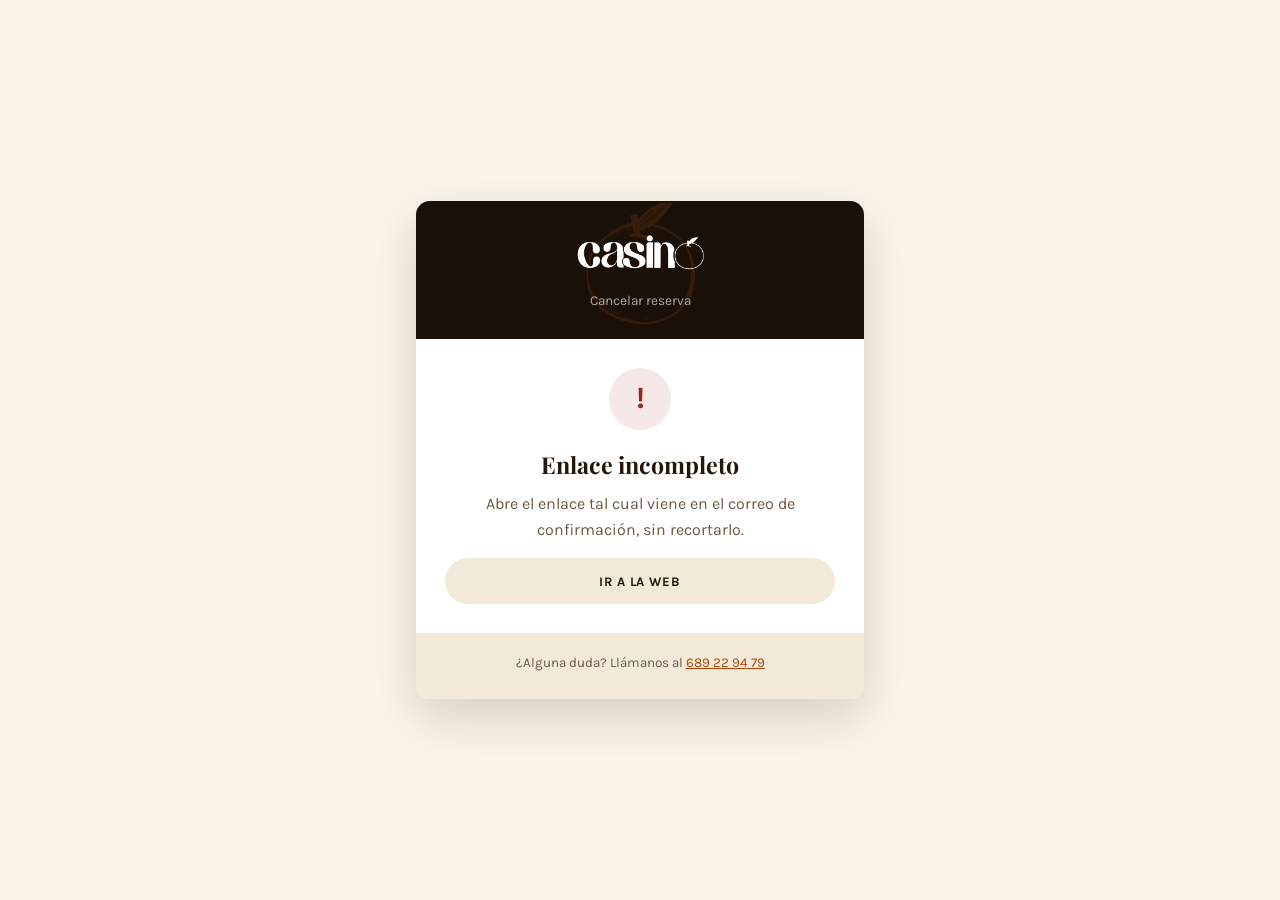
<file: cancelar.html>
<!DOCTYPE html>
<html lang="es">
<head>
  <meta charset="UTF-8" />
  <meta name="viewport" content="width=device-width, initial-scale=1.0, viewport-fit=cover" />

  <title>Cancelar reserva · El Casino Vila-real</title>
  <meta name="robots" content="noindex, nofollow" />
  <meta name="referrer" content="no-referrer" />
  <meta name="theme-color" content="#1a1008" />

  <link rel="icon" href="assets/logo/logo-instagram.jpg" type="image/jpeg" />
  <link rel="preconnect" href="https://fonts.googleapis.com" />
  <link rel="preconnect" href="https://fonts.gstatic.com" crossorigin />
  <link href="https://fonts.googleapis.com/css2?family=Karla:wght@400;500;600;700&family=Playfair+Display:wght@400;500;600&display=swap" rel="stylesheet" />

  <style>
    :root {
      --espresso: #1a1008; --cream: #faf4e9; --cream-2: #f3e9d8;
      --ink: #241608; --ink-soft: #6b5844; --border: #e3d5c0;
      --accent-ink: #a8480c;
      --ok: #1f7a44; --mal: #96271e;
      --serif: "Playfair Display", Georgia, serif;
      --sans: "Karla", system-ui, -apple-system, "Segoe UI", sans-serif;
      --ease: cubic-bezier(.22, 1, .36, 1);
    }
    *, *::before, *::after { box-sizing: border-box; }
    body {
      margin: 0; min-height: 100dvh; display: grid; place-items: center;
      padding: 1.5rem; background: var(--cream); color: var(--ink);
      font-family: var(--sans); font-size: 16px; line-height: 1.6;
      -webkit-font-smoothing: antialiased;
    }
    button { font: inherit; cursor: pointer; border: 0; }
    :focus-visible { outline: 2px solid var(--accent-ink); outline-offset: 2px; border-radius: 4px; }

    .caja {
      width: min(28rem, 100%); background: #fff; border-radius: 14px;
      box-shadow: 0 18px 50px rgba(26, 16, 8, .16); overflow: hidden;
    }
    .cab {
      background: var(--espresso); padding: 2rem 1.8rem 1.7rem;
      text-align: center; position: relative; overflow: hidden;
    }
    .cab__naranja {
      position: absolute; top: 50%; left: 50%; width: 200px; opacity: .16;
      transform: translate(-50%, -50%); pointer-events: none;
    }
    .cab img.logo { position: relative; height: 40px; margin-bottom: .6rem; }
    .cab p { position: relative; margin: 0; font-size: .85rem; color: rgba(250, 244, 233, .68); }

    .cuerpo { padding: 1.8rem; }
    h1 { font-family: var(--serif); font-size: 1.45rem; margin: 0 0 .5rem; }
    p { margin: 0 0 1rem; color: var(--ink-soft); }
    p:last-child { margin-bottom: 0; }

    .datos {
      background: var(--cream-2); border-radius: 10px;
      padding: .9rem 1.1rem; margin: 1.2rem 0; display: grid; gap: .35rem;
    }
    .datos div { display: flex; justify-content: space-between; gap: 1rem; font-size: .93rem; }
    .datos .k { color: var(--ink-soft); }
    .datos .v { font-weight: 700; text-align: right; }

    .btn {
      display: block; width: 100%; border-radius: 999px;
      padding: .95em 1.4em; font-weight: 700; font-size: .82rem;
      letter-spacing: .07em; text-transform: uppercase; text-align: center;
      text-decoration: none; transition: background .25s var(--ease), transform .25s var(--ease);
    }
    .btn--mal { background: var(--mal); color: #fff; }
    .btn--mal:hover:not(:disabled) { background: #7d1f18; transform: translateY(-1px); }
    .btn--gris { background: var(--cream-2); color: var(--ink); margin-top: .6rem; }
    .btn--gris:hover { background: var(--border); }
    .btn:disabled { opacity: .55; cursor: not-allowed; }

    .icono {
      width: 62px; height: 62px; margin: 0 auto 1rem; border-radius: 999px;
      display: grid; place-items: center; font-size: 1.9rem; font-weight: 700;
    }
    .icono--ok  { background: rgba(34, 139, 76, .13); color: var(--ok); }
    .icono--mal { background: rgba(176, 52, 42, .11); color: var(--mal); }
    .centro { text-align: center; }

    .spin {
      width: 32px; height: 32px; margin: 1.5rem auto;
      border: 3px solid var(--border); border-top-color: var(--accent-ink);
      border-radius: 50%; animation: gira .8s linear infinite;
    }
    @keyframes gira { to { transform: rotate(360deg); } }
    @media (prefers-reduced-motion: reduce) { .spin { animation-duration: 2.5s; } }

    .pie { padding: 1.2rem 1.8rem 1.6rem; background: var(--cream-2);
           text-align: center; font-size: .84rem; color: var(--ink-soft); }
    .pie a { color: var(--accent-ink); }
  </style>
</head>

<body>
  <main class="caja">
    <div class="cab">
      <img class="cab__naranja" src="assets/logo/naranja-marca.png" alt="" aria-hidden="true" />
      <img class="logo" src="assets/logo/logo-casino.png" alt="El Casino Vila-real" />
      <p>Cancelar reserva</p>
    </div>

    <div class="cuerpo" id="cuerpo" aria-live="polite">
      <div class="spin" role="status" aria-label="Cargando"></div>
    </div>

    <div class="pie">
      ¿Alguna duda? Llámanos al <a href="tel:+34689229479">689 22 94 79</a>
    </div>
  </main>

  <script>
  (function () {
    'use strict';

    var CFG = {
      url:     'https://zdxcwrwqlrvmsokzoocp.supabase.co',
      anonKey: 'sb_publishable_rpMkEygmQYuVE8QcgON7_g_Yv_JE3kJ'
    };

    var MESES = ['enero', 'febrero', 'marzo', 'abril', 'mayo', 'junio', 'julio',
                 'agosto', 'septiembre', 'octubre', 'noviembre', 'diciembre'];
    var DIAS = ['domingo', 'lunes', 'martes', 'miércoles', 'jueves', 'viernes', 'sábado'];

    var $cuerpo = document.getElementById('cuerpo');
    var params  = new URLSearchParams(location.search);
    var id = params.get('id') || '';
    var t  = params.get('t')  || '';

    function esc(x) {
      return String(x == null ? '' : x)
        .replace(/&/g, '&amp;').replace(/</g, '&lt;').replace(/>/g, '&gt;')
        .replace(/"/g, '&quot;').replace(/'/g, '&#39;');
    }

    function textoFecha(iso) {
      var p = iso.split('-');
      var f = new Date(+p[0], +p[1] - 1, +p[2]);
      return DIAS[f.getDay()] + ', ' + f.getDate() + ' de ' + MESES[f.getMonth()] + ' de ' + f.getFullYear();
    }

    function rpc(nombre, cuerpo) {
      return fetch(CFG.url + '/rest/v1/rpc/' + nombre, {
        method: 'POST',
        headers: {
          'apikey': CFG.anonKey,
          'Authorization': 'Bearer ' + CFG.anonKey,
          'Content-Type': 'application/json'
        },
        body: JSON.stringify(cuerpo)
      }).then(function (r) {
        if (!r.ok) throw new Error('HTTP ' + r.status);
        return r.json();
      });
    }

    function tablaDatos(d) {
      return '<div class="datos">' +
        '<div><span class="k">Día</span><span class="v">' + esc(textoFecha(d.fecha)) + '</span></div>' +
        '<div><span class="k">Hora</span><span class="v">' + esc(d.hora) + '</span></div>' +
        '<div><span class="k">Personas</span><span class="v">' + esc(d.personas) + '</span></div>' +
        '<div><span class="k">A nombre de</span><span class="v">' + esc(d.nombre) + '</span></div>' +
        '</div>';
    }

    function fallo(titulo, texto) {
      $cuerpo.innerHTML =
        '<div class="centro"><div class="icono icono--mal" aria-hidden="true">!</div>' +
        '<h1>' + esc(titulo) + '</h1><p>' + esc(texto) + '</p>' +
        '<a class="btn btn--gris" href="index.html">Ir a la web</a></div>';
    }

    function yaCancelada(d) {
      $cuerpo.innerHTML =
        '<div class="centro"><div class="icono icono--ok" aria-hidden="true">✓</div>' +
        '<h1>Reserva cancelada</h1>' +
        '<p>Esta reserva ya estaba anulada. No tienes que hacer nada más.</p></div>' +
        tablaDatos(d) +
        '<a class="btn btn--gris" href="index.html">Volver a la web</a>';
    }

    function hecho(d) {
      $cuerpo.innerHTML =
        '<div class="centro"><div class="icono icono--ok" aria-hidden="true">✓</div>' +
        '<h1>Reserva cancelada</h1>' +
        '<p>Gracias por avisar: la mesa vuelve a quedar libre. ' +
        'Te llegará la confirmación por correo.</p></div>' +
        tablaDatos(d) +
        '<a class="btn btn--gris" href="index.html">Volver a la web</a>';
    }

    function preguntar(d) {
      $cuerpo.innerHTML =
        '<h1>¿Cancelas esta reserva?</h1>' +
        '<p>La mesa quedará libre para otros clientes. Si has abierto el enlace por error, ' +
        'cierra esta página sin pulsar nada.</p>' +
        tablaDatos(d) +
        '<div id="err"></div>' +
        '<button type="button" class="btn btn--mal" id="btnSi">Sí, cancelar la reserva</button>' +
        '<a class="btn btn--gris" href="index.html">No, mantenerla</a>';

      document.getElementById('btnSi').addEventListener('click', function () {
        var b = this;
        b.disabled = true; b.textContent = 'Cancelando…';
        rpc('cancelar_reserva', { p_id: id, p_token: t })
          .then(function (res) {
            if (res && res.ok) {
              if (res.ya_estaba) { yaCancelada(res); } else { hecho(res); }
              return;
            }
            if (res && res.error === 'ya_pasada') {
              fallo('Esa fecha ya ha pasado',
                    'No hace falta cancelarla. Si necesitas algo, llámanos.');
              return;
            }
            fallo('No hemos podido cancelarla',
                  'Inténtalo de nuevo o llámanos por teléfono y lo hacemos nosotros.');
          })
          .catch(function () {
            b.disabled = false; b.textContent = 'Sí, cancelar la reserva';
            document.getElementById('err').innerHTML =
              '<p style="color:#96271e">No hemos podido conectar. Revisa tu conexión.</p>';
          });
      });
    }

    /* ---------- arranque ----------
       Al abrir solo se consulta. Cancelar exige pulsar el botón: los antivirus
       y algunos gestores de correo visitan los enlaces por su cuenta, y eso
       anularía reservas que nadie quiso anular. */
    if (!id || !t) {
      fallo('Enlace incompleto',
            'Abre el enlace tal cual viene en el correo de confirmación, sin recortarlo.');
      return;
    }

    rpc('ver_reserva', { p_id: id, p_token: t })
      .then(function (d) {
        if (!d || !d.ok) {
          fallo('No encontramos esa reserva',
                'Puede que el enlace esté incompleto o que la reserva ya no exista. Llámanos y lo miramos.');
          return;
        }
        if (d.estado === 'cancelada') { yaCancelada(d); return; }
        if (d.pasada) {
          fallo('Esa fecha ya ha pasado', 'No hace falta cancelar nada.');
          return;
        }
        preguntar(d);
      })
      .catch(function () {
        fallo('No hemos podido conectar',
              'Revisa tu conexión e inténtalo otra vez, o llámanos por teléfono.');
      });
  })();
  </script>
</body>
</html>
</file>
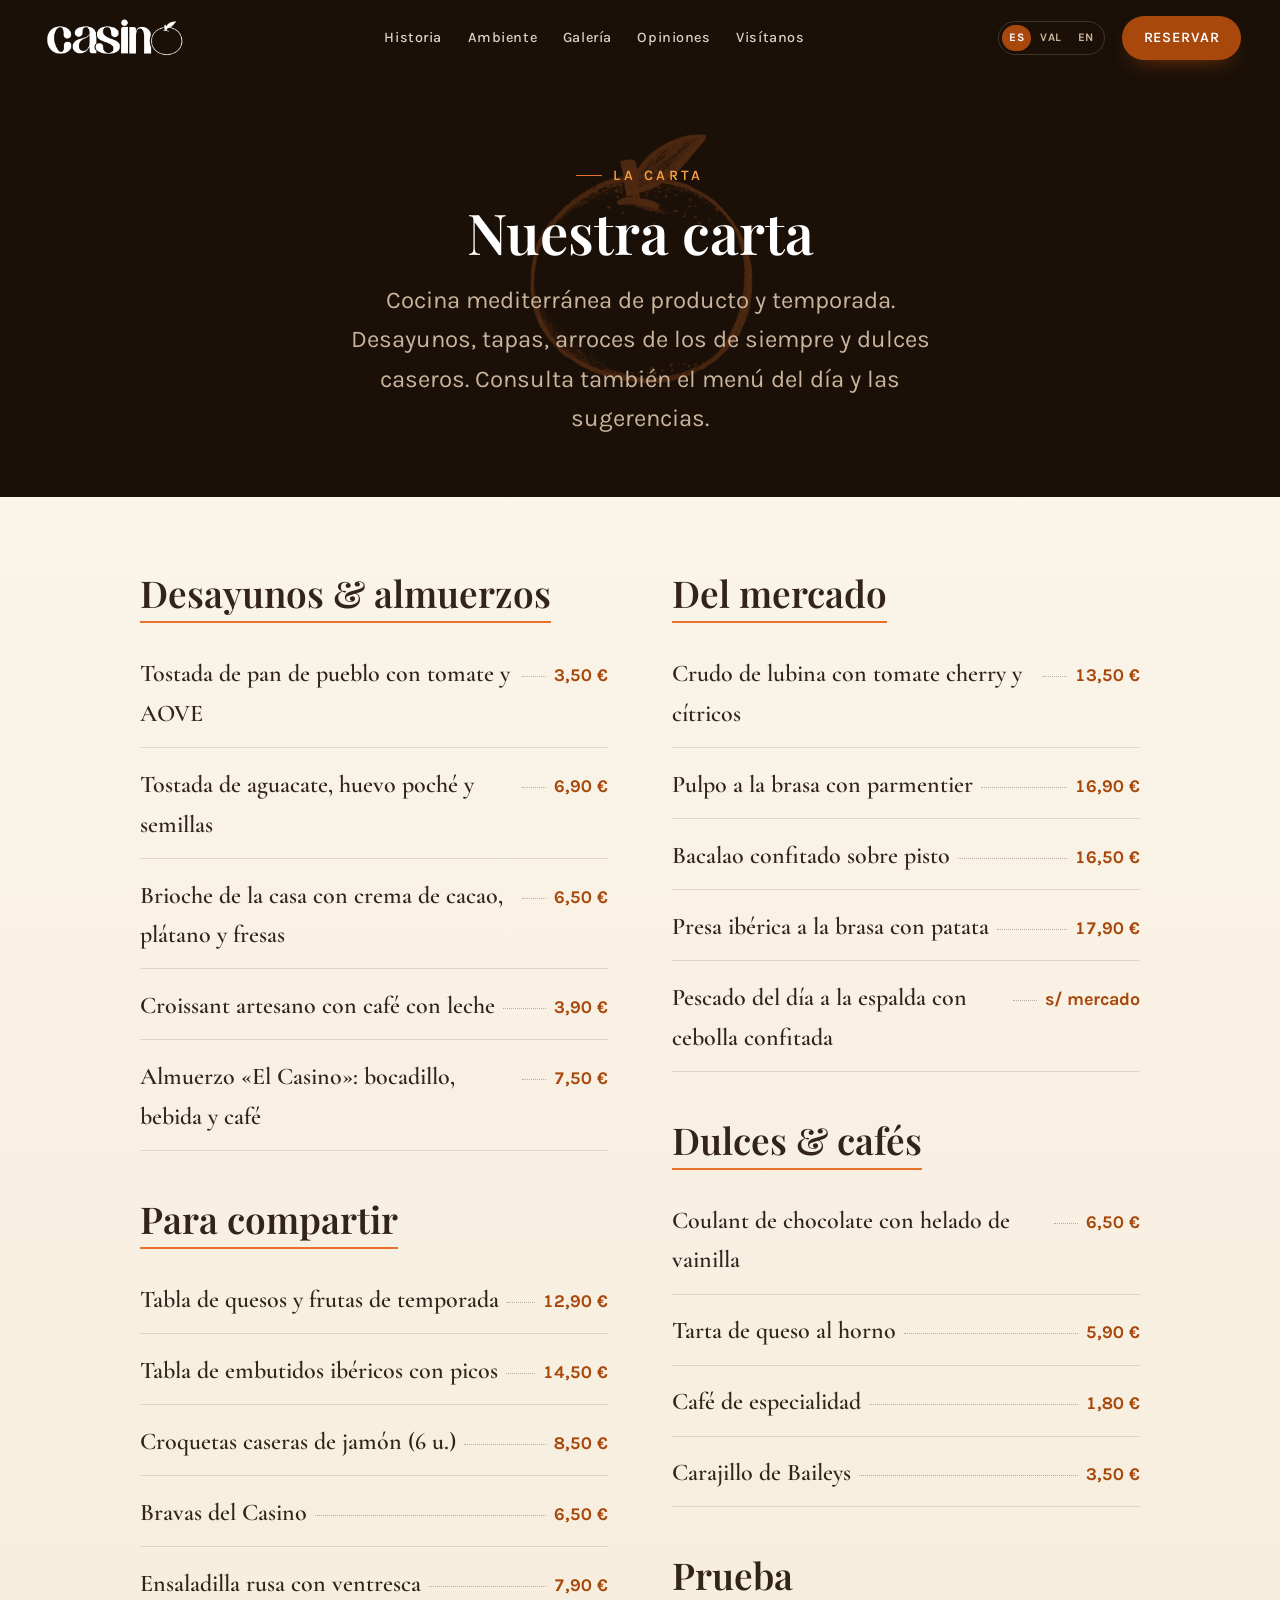
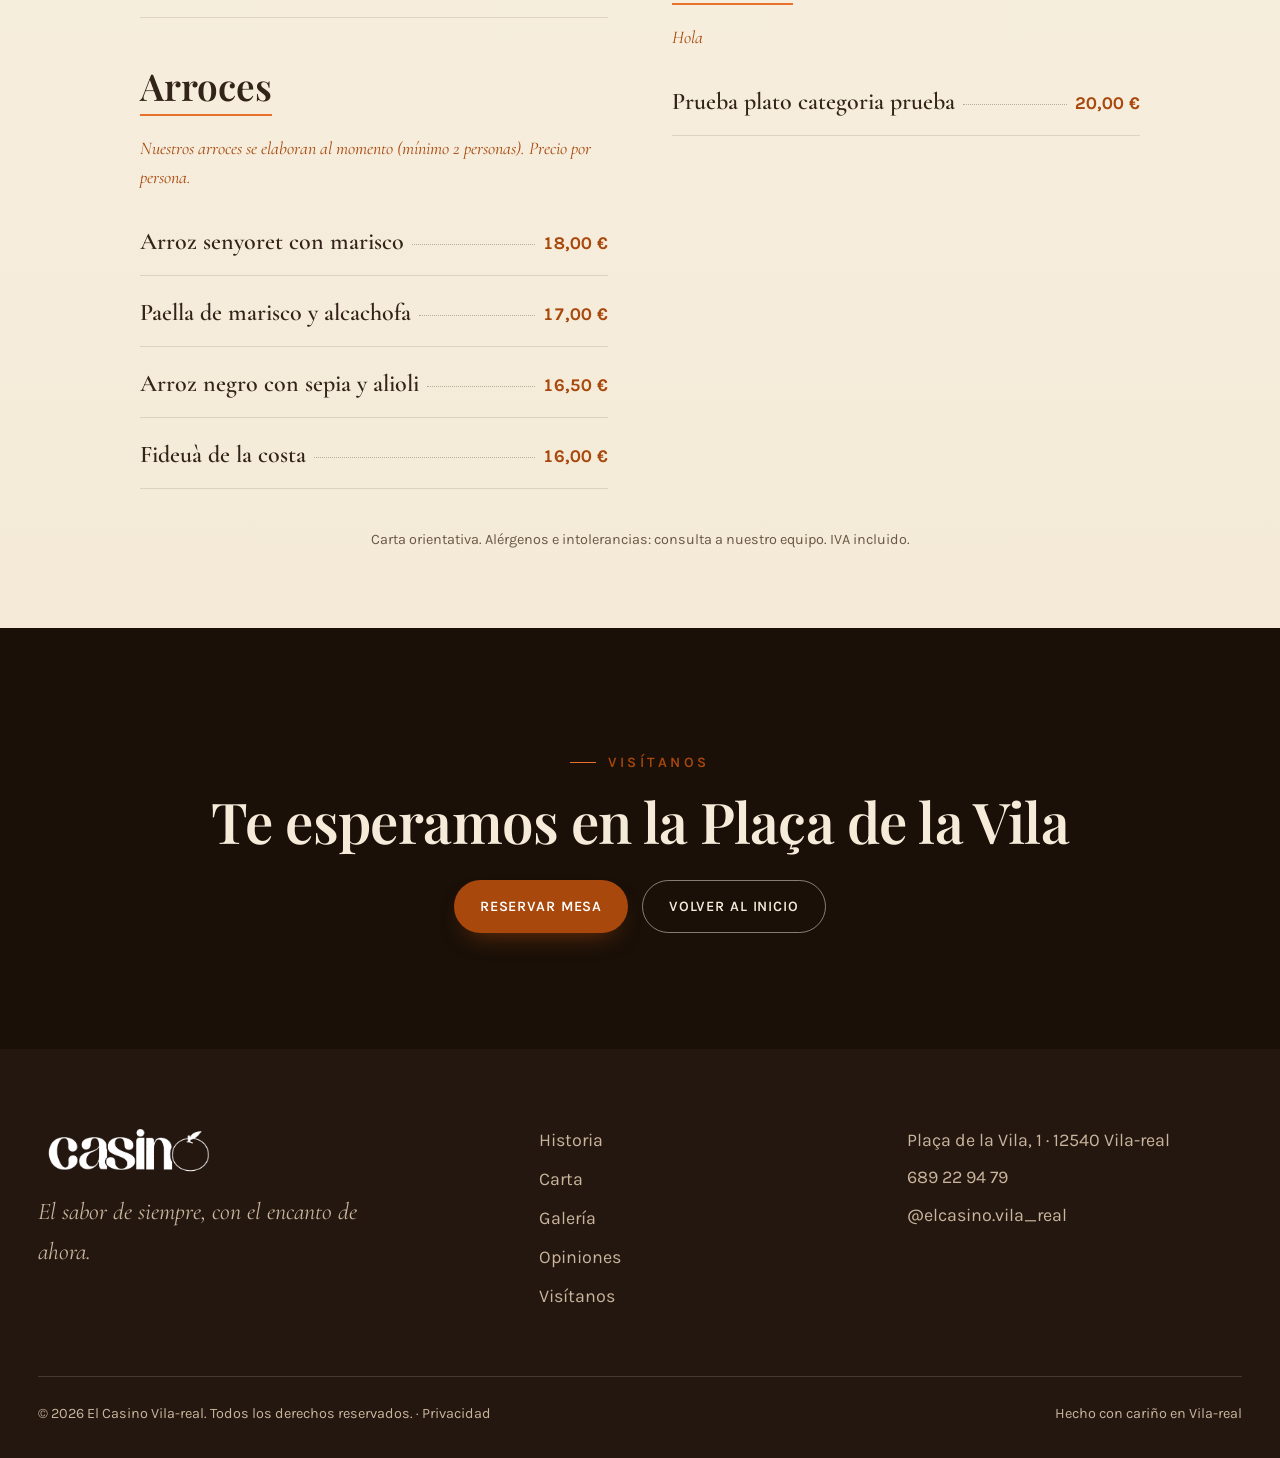
<file: carta.html>
<!DOCTYPE html>
<!-- ARCHIVO GENERADO AUTOMÁTICAMENTE: no edites carta.html a mano.
     Edita la carta desde el panel (/admin) o el archivo content/carta.json.
     Esta plantilla vive en templates/carta.template.html -->
<html lang="es" class="no-js" data-title-key="menu_title" data-desc-key="menu_desc">
<head>
  <meta charset="UTF-8" />
  <meta name="viewport" content="width=device-width, initial-scale=1.0, viewport-fit=cover" />
  <script>
    (function () {
      var d = document.documentElement;
      d.classList.remove('no-js'); d.classList.add('js');
      try { var l = localStorage.getItem('casino-lang'); if (l) d.setAttribute('lang', l); } catch (e) {}
    })();
  </script>

  <title>Carta · El Casino Vila-real · Plaça de la Vila</title>
  <meta name="description" content="Carta de El Casino Vila-real: desayunos, tapas y tablas para compartir, arroces mediterráneos, platos del mercado y dulces caseros. En la Plaça de la Vila." />
  <meta name="robots" content="index, follow" />
  <link rel="canonical" href="https://elcasinovila-real.es/carta.html" />
  <meta name="theme-color" content="#1a1008" />

  <meta property="og:type" content="website" />
  <meta property="og:site_name" content="El Casino Vila-real" />
  <meta property="og:title" content="Carta · El Casino Vila-real" />
  <meta property="og:description" content="Desayunos, tapas, arroces mediterráneos y dulces caseros. En la histórica Plaça de la Vila de Vila-real." />
  <meta property="og:image" content="https://elcasinovila-real.es/assets/img/si-pegas-el-oido-a-la-pantalla-puedes-oir.jpg" />
  <meta property="og:url" content="https://elcasinovila-real.es/carta.html" />

  <link rel="icon" href="assets/logo/logo-instagram.jpg" type="image/jpeg" />
  <link rel="apple-touch-icon" href="assets/logo/logo-instagram.jpg" />
  <link rel="manifest" href="site.webmanifest" />

  <link rel="preconnect" href="https://fonts.googleapis.com" />
  <link rel="preconnect" href="https://fonts.gstatic.com" crossorigin />
  <link href="https://fonts.googleapis.com/css2?family=Cormorant+Garamond:ital,wght@0,400;0,500;0,600;1,400;1,500&family=Karla:wght@300;400;500;600;700&family=Playfair+Display:ital,wght@0,400;0,500;0,600;0,700;1,400;1,500&display=swap" rel="stylesheet" />
  <link rel="stylesheet" href="assets/css/styles.css?v=2" />
  <link rel="stylesheet" href="assets/css/reservas.css?v=3" />

  <script type="application/ld+json">
{
  "@context": "https://schema.org",
  "@type": "Menu",
  "name": "Carta — El Casino Vila-real",
  "url": "https://elcasinovila-real.es/carta.html",
  "inLanguage": "es",
  "hasMenuSection": [
    {
      "@type": "MenuSection",
      "name": "Desayunos & almuerzos",
      "hasMenuItem": [
        {
          "@type": "MenuItem",
          "name": "Tostada de pan de pueblo con tomate y AOVE",
          "offers": {
            "@type": "Offer",
            "price": "3.50",
            "priceCurrency": "EUR"
          }
        },
        {
          "@type": "MenuItem",
          "name": "Tostada de aguacate, huevo poché y semillas",
          "offers": {
            "@type": "Offer",
            "price": "6.90",
            "priceCurrency": "EUR"
          }
        },
        {
          "@type": "MenuItem",
          "name": "Brioche de la casa con crema de cacao, plátano y fresas",
          "offers": {
            "@type": "Offer",
            "price": "6.50",
            "priceCurrency": "EUR"
          }
        },
        {
          "@type": "MenuItem",
          "name": "Croissant artesano con café con leche",
          "offers": {
            "@type": "Offer",
            "price": "3.90",
            "priceCurrency": "EUR"
          }
        },
        {
          "@type": "MenuItem",
          "name": "Almuerzo «El Casino»: bocadillo, bebida y café",
          "offers": {
            "@type": "Offer",
            "price": "7.50",
            "priceCurrency": "EUR"
          }
        }
      ]
    },
    {
      "@type": "MenuSection",
      "name": "Para compartir",
      "hasMenuItem": [
        {
          "@type": "MenuItem",
          "name": "Tabla de quesos y frutas de temporada",
          "offers": {
            "@type": "Offer",
            "price": "12.90",
            "priceCurrency": "EUR"
          }
        },
        {
          "@type": "MenuItem",
          "name": "Tabla de embutidos ibéricos con picos",
          "offers": {
            "@type": "Offer",
            "price": "14.50",
            "priceCurrency": "EUR"
          }
        },
        {
          "@type": "MenuItem",
          "name": "Croquetas caseras de jamón (6 u.)",
          "offers": {
            "@type": "Offer",
            "price": "8.50",
            "priceCurrency": "EUR"
          }
        },
        {
          "@type": "MenuItem",
          "name": "Bravas del Casino",
          "offers": {
            "@type": "Offer",
            "price": "6.50",
            "priceCurrency": "EUR"
          }
        },
        {
          "@type": "MenuItem",
          "name": "Ensaladilla rusa con ventresca",
          "offers": {
            "@type": "Offer",
            "price": "7.90",
            "priceCurrency": "EUR"
          }
        }
      ]
    },
    {
      "@type": "MenuSection",
      "name": "Arroces",
      "hasMenuItem": [
        {
          "@type": "MenuItem",
          "name": "Arroz senyoret con marisco",
          "offers": {
            "@type": "Offer",
            "price": "18.00",
            "priceCurrency": "EUR"
          }
        },
        {
          "@type": "MenuItem",
          "name": "Paella de marisco y alcachofa",
          "offers": {
            "@type": "Offer",
            "price": "17.00",
            "priceCurrency": "EUR"
          }
        },
        {
          "@type": "MenuItem",
          "name": "Arroz negro con sepia y alioli",
          "offers": {
            "@type": "Offer",
            "price": "16.50",
            "priceCurrency": "EUR"
          }
        },
        {
          "@type": "MenuItem",
          "name": "Fideuà de la costa",
          "offers": {
            "@type": "Offer",
            "price": "16.00",
            "priceCurrency": "EUR"
          }
        }
      ]
    },
    {
      "@type": "MenuSection",
      "name": "Del mercado",
      "hasMenuItem": [
        {
          "@type": "MenuItem",
          "name": "Crudo de lubina con tomate cherry y cítricos",
          "offers": {
            "@type": "Offer",
            "price": "13.50",
            "priceCurrency": "EUR"
          }
        },
        {
          "@type": "MenuItem",
          "name": "Pulpo a la brasa con parmentier",
          "offers": {
            "@type": "Offer",
            "price": "16.90",
            "priceCurrency": "EUR"
          }
        },
        {
          "@type": "MenuItem",
          "name": "Bacalao confitado sobre pisto",
          "offers": {
            "@type": "Offer",
            "price": "16.50",
            "priceCurrency": "EUR"
          }
        },
        {
          "@type": "MenuItem",
          "name": "Presa ibérica a la brasa con patata",
          "offers": {
            "@type": "Offer",
            "price": "17.90",
            "priceCurrency": "EUR"
          }
        },
        {
          "@type": "MenuItem",
          "name": "Pescado del día a la espalda con cebolla confitada"
        }
      ]
    },
    {
      "@type": "MenuSection",
      "name": "Dulces & cafés",
      "hasMenuItem": [
        {
          "@type": "MenuItem",
          "name": "Coulant de chocolate con helado de vainilla",
          "offers": {
            "@type": "Offer",
            "price": "6.50",
            "priceCurrency": "EUR"
          }
        },
        {
          "@type": "MenuItem",
          "name": "Tarta de queso al horno",
          "offers": {
            "@type": "Offer",
            "price": "5.90",
            "priceCurrency": "EUR"
          }
        },
        {
          "@type": "MenuItem",
          "name": "Café de especialidad",
          "offers": {
            "@type": "Offer",
            "price": "1.80",
            "priceCurrency": "EUR"
          }
        },
        {
          "@type": "MenuItem",
          "name": "Carajillo de Baileys",
          "offers": {
            "@type": "Offer",
            "price": "3.50",
            "priceCurrency": "EUR"
          }
        }
      ]
    },
    {
      "@type": "MenuSection",
      "name": "Prueba",
      "hasMenuItem": [
        {
          "@type": "MenuItem",
          "name": "Prueba plato categoria prueba",
          "offers": {
            "@type": "Offer",
            "price": "20.00",
            "priceCurrency": "EUR"
          }
        }
      ]
    }
  ]
}
  </script>
</head>

<body class="menu-page">
  <a class="skip-link" href="#carta-main" data-i18n="skip">Saltar al contenido</a>

  <!-- NAV -->
  <header class="nav is-scrolled" id="nav">
    <div class="nav__inner">
      <a href="index.html" class="nav__logo" aria-label="El Casino Vila-real — inicio">
        <img src="assets/logo/logo-casino.png" alt="El Casino Vila-real" width="150" height="46" />
      </a>
      <nav class="nav__links" aria-label="Principal">
        <a href="index.html#historia" data-i18n="nav_historia">Historia</a>
        <a href="index.html#experiencia" data-i18n="nav_experiencia">Ambiente</a>
        <a href="index.html#galeria" data-i18n="nav_galeria">Galería</a>
        <a href="index.html#opiniones" data-i18n="nav_opiniones">Opiniones</a>
        <a href="index.html#visitanos" data-i18n="nav_visitanos">Visítanos</a>
      </nav>
      <div class="nav__actions">
        <div class="langswitch" role="group" aria-label="Idioma / Language">
          <button type="button" class="langswitch__btn is-active" data-lang="es" aria-pressed="true">ES</button>
          <button type="button" class="langswitch__btn" data-lang="va" aria-pressed="false">VAL</button>
          <button type="button" class="langswitch__btn" data-lang="en" aria-pressed="false">EN</button>
        </div>
        <a class="btn btn--pill nav__cta" href="https://wa.me/34689229479?text=Hola%2C%20me%20gustar%C3%ADa%20reservar%20una%20mesa%20en%20El%20Casino" target="_blank" rel="noopener" data-i18n="nav_reservar">Reservar</a>
        <button type="button" class="nav__burger" id="navBurger" aria-label="Abrir menú" aria-expanded="false" aria-controls="mobileMenu">
          <span></span><span></span><span></span>
        </button>
      </div>
    </div>
  </header>

  <div class="mobilemenu" id="mobileMenu" aria-hidden="true">
    <nav class="mobilemenu__links" aria-label="Menú móvil">
      <a href="index.html#historia" data-i18n="nav_historia">Historia</a>
      <a href="index.html#experiencia" data-i18n="nav_experiencia">Ambiente</a>
      <a href="index.html#galeria" data-i18n="nav_galeria">Galería</a>
      <a href="index.html#opiniones" data-i18n="nav_opiniones">Opiniones</a>
      <a href="index.html#visitanos" data-i18n="nav_visitanos">Visítanos</a>
    </nav>
    <a class="btn btn--solid btn--lg" href="https://wa.me/34689229479?text=Hola%2C%20me%20gustar%C3%ADa%20reservar%20una%20mesa%20en%20El%20Casino" target="_blank" rel="noopener" data-i18n="nav_reservar">Reservar</a>
    <a class="mobilemenu__ig" href="index.html" data-i18n="menu_back">Volver al inicio</a>
  </div>

  <main id="carta-main">
    <!-- Cabecera -->
    <header class="menu-page__header">
      <img class="menu-page__orange" src="assets/logo/naranja-marca.png" alt="" aria-hidden="true" width="1080" height="1080" />
      <div class="wrap">
        <p class="eyebrow" data-i18n="carta_eyebrow">La carta</p>
        <h1 data-i18n="menu_h1">Nuestra carta</h1>
        <p class="menu-page__intro" data-i18n="menu_intro">Cocina mediterránea de producto y temporada. Desayunos, tapas, arroces de los de siempre y dulces caseros. Consulta también el menú del día y las sugerencias.</p>
      </div>
    </header>

    <!-- Cuerpo de la carta -->
    <div class="menu-page__body">
      <div class="wrap">
        <div class="menu-cats">

          <section class="menu-cat reveal">
            <h2 class="menu-cat__title" data-i18n="mc0">Desayunos &amp; almuerzos</h2>
            <ul class="menu-list">
              <li class="menu-item"><span class="menu-item__name" data-i18n="mc0i0">Tostada de pan de pueblo con tomate y AOVE</span><span class="menu-item__dots"></span><span class="menu-item__price">3,50&nbsp;€</span></li>
              <li class="menu-item"><span class="menu-item__name" data-i18n="mc0i1">Tostada de aguacate, huevo poché y semillas</span><span class="menu-item__dots"></span><span class="menu-item__price">6,90&nbsp;€</span></li>
              <li class="menu-item"><span class="menu-item__name" data-i18n="mc0i2">Brioche de la casa con crema de cacao, plátano y fresas</span><span class="menu-item__dots"></span><span class="menu-item__price">6,50&nbsp;€</span></li>
              <li class="menu-item"><span class="menu-item__name" data-i18n="mc0i3">Croissant artesano con café con leche</span><span class="menu-item__dots"></span><span class="menu-item__price">3,90&nbsp;€</span></li>
              <li class="menu-item"><span class="menu-item__name" data-i18n="mc0i4">Almuerzo «El Casino»: bocadillo, bebida y café</span><span class="menu-item__dots"></span><span class="menu-item__price">7,50&nbsp;€</span></li>
            </ul>
          </section>

          <section class="menu-cat reveal">
            <h2 class="menu-cat__title" data-i18n="mc1">Para compartir</h2>
            <ul class="menu-list">
              <li class="menu-item"><span class="menu-item__name" data-i18n="mc1i0">Tabla de quesos y frutas de temporada</span><span class="menu-item__dots"></span><span class="menu-item__price">12,90&nbsp;€</span></li>
              <li class="menu-item"><span class="menu-item__name" data-i18n="mc1i1">Tabla de embutidos ibéricos con picos</span><span class="menu-item__dots"></span><span class="menu-item__price">14,50&nbsp;€</span></li>
              <li class="menu-item"><span class="menu-item__name" data-i18n="mc1i2">Croquetas caseras de jamón (6 u.)</span><span class="menu-item__dots"></span><span class="menu-item__price">8,50&nbsp;€</span></li>
              <li class="menu-item"><span class="menu-item__name" data-i18n="mc1i3">Bravas del Casino</span><span class="menu-item__dots"></span><span class="menu-item__price">6,50&nbsp;€</span></li>
              <li class="menu-item"><span class="menu-item__name" data-i18n="mc1i4">Ensaladilla rusa con ventresca</span><span class="menu-item__dots"></span><span class="menu-item__price">7,90&nbsp;€</span></li>
            </ul>
          </section>

          <section class="menu-cat reveal">
            <h2 class="menu-cat__title" data-i18n="mc2">Arroces</h2>
            <p class="carta__note" data-i18n="mc2n">Nuestros arroces se elaboran al momento (mínimo 2 personas). Precio por persona.</p>
            <ul class="menu-list">
              <li class="menu-item"><span class="menu-item__name" data-i18n="mc2i0">Arroz senyoret con marisco</span><span class="menu-item__dots"></span><span class="menu-item__price">18,00&nbsp;€</span></li>
              <li class="menu-item"><span class="menu-item__name" data-i18n="mc2i1">Paella de marisco y alcachofa</span><span class="menu-item__dots"></span><span class="menu-item__price">17,00&nbsp;€</span></li>
              <li class="menu-item"><span class="menu-item__name" data-i18n="mc2i2">Arroz negro con sepia y alioli</span><span class="menu-item__dots"></span><span class="menu-item__price">16,50&nbsp;€</span></li>
              <li class="menu-item"><span class="menu-item__name" data-i18n="mc2i3">Fideuà de la costa</span><span class="menu-item__dots"></span><span class="menu-item__price">16,00&nbsp;€</span></li>
            </ul>
          </section>

          <section class="menu-cat reveal">
            <h2 class="menu-cat__title" data-i18n="mc3">Del mercado</h2>
            <ul class="menu-list">
              <li class="menu-item"><span class="menu-item__name" data-i18n="mc3i0">Crudo de lubina con tomate cherry y cítricos</span><span class="menu-item__dots"></span><span class="menu-item__price">13,50&nbsp;€</span></li>
              <li class="menu-item"><span class="menu-item__name" data-i18n="mc3i1">Pulpo a la brasa con parmentier</span><span class="menu-item__dots"></span><span class="menu-item__price">16,90&nbsp;€</span></li>
              <li class="menu-item"><span class="menu-item__name" data-i18n="mc3i2">Bacalao confitado sobre pisto</span><span class="menu-item__dots"></span><span class="menu-item__price">16,50&nbsp;€</span></li>
              <li class="menu-item"><span class="menu-item__name" data-i18n="mc3i3">Presa ibérica a la brasa con patata</span><span class="menu-item__dots"></span><span class="menu-item__price">17,90&nbsp;€</span></li>
              <li class="menu-item"><span class="menu-item__name" data-i18n="mc3i4">Pescado del día a la espalda con cebolla confitada</span><span class="menu-item__dots"></span><span class="menu-item__price" data-i18n="mc3i4p">s/ mercado</span></li>
            </ul>
          </section>

          <section class="menu-cat reveal">
            <h2 class="menu-cat__title" data-i18n="mc4">Dulces &amp; cafés</h2>
            <ul class="menu-list">
              <li class="menu-item"><span class="menu-item__name" data-i18n="mc4i0">Coulant de chocolate con helado de vainilla</span><span class="menu-item__dots"></span><span class="menu-item__price">6,50&nbsp;€</span></li>
              <li class="menu-item"><span class="menu-item__name" data-i18n="mc4i1">Tarta de queso al horno</span><span class="menu-item__dots"></span><span class="menu-item__price">5,90&nbsp;€</span></li>
              <li class="menu-item"><span class="menu-item__name" data-i18n="mc4i2">Café de especialidad</span><span class="menu-item__dots"></span><span class="menu-item__price">1,80&nbsp;€</span></li>
              <li class="menu-item"><span class="menu-item__name" data-i18n="mc4i3">Carajillo de Baileys</span><span class="menu-item__dots"></span><span class="menu-item__price">3,50&nbsp;€</span></li>
            </ul>
          </section>

          <section class="menu-cat reveal">
            <h2 class="menu-cat__title" data-i18n="mc5">Prueba</h2>
            <p class="carta__note" data-i18n="mc5n">Hola</p>
            <ul class="menu-list">
              <li class="menu-item"><span class="menu-item__name" data-i18n="mc5i0">Prueba plato categoria prueba</span><span class="menu-item__dots"></span><span class="menu-item__price">20,00&nbsp;€</span></li>
            </ul>
          </section>

        </div>
        <p class="carta__disclaimer" data-i18n="carta_disclaimer">Carta orientativa. Alérgenos e intolerancias: consulta a nuestro equipo. IVA incluido.</p>
      </div>
    </div>

    <!-- CTA -->
    <section class="menu-page__cta section section--dark">
      <div class="wrap">
        <p class="eyebrow" data-i18n="vis_eyebrow">Visítanos</p>
        <h2 class="h2" data-i18n="vis_title">Te esperamos en la Plaça de la Vila</h2>
        <div class="menu-page__cta-btns">
          <a class="btn btn--solid" href="https://wa.me/34689229479?text=Hola%2C%20me%20gustar%C3%ADa%20reservar%20una%20mesa%20en%20El%20Casino" target="_blank" rel="noopener" data-i18n="hero_cta_reservar">Reservar mesa</a>
          <a class="btn btn--ghost" href="index.html" data-i18n="menu_back">Volver al inicio</a>
        </div>
      </div>
    </section>
  </main>

  <!-- FOOTER -->
  <footer class="footer">
    <div class="wrap footer__grid">
      <div class="footer__brand">
        <img src="assets/logo/logo-casino.png" alt="El Casino Vila-real" width="180" height="55" />
        <p data-i18n="footer_tagline">El sabor de siempre, con el encanto de ahora.</p>
      </div>
      <nav class="footer__nav" aria-label="Pie de página">
        <a href="index.html#historia" data-i18n="nav_historia">Historia</a>
        <a href="carta.html" data-i18n="nav_carta">Carta</a>
        <a href="index.html#galeria" data-i18n="nav_galeria">Galería</a>
        <a href="index.html#opiniones" data-i18n="nav_opiniones">Opiniones</a>
        <a href="index.html#visitanos" data-i18n="nav_visitanos">Visítanos</a>
      </nav>
      <div class="footer__contact">
        <p>Plaça de la Vila, 1 · 12540 Vila-real</p>
        <p><a href="tel:+34689229479">689 22 94 79</a></p>
        <p><a href="https://www.instagram.com/elcasino.vila_real/" target="_blank" rel="noopener">@elcasino.vila_real</a></p>
      </div>
    </div>
    <div class="footer__bottom wrap">
      <p>© <span id="year">2026</span> El Casino Vila-real. <span data-i18n="footer_rights">Todos los derechos reservados.</span> · <a href="privacidad.html" data-i18n="footer_privacidad">Privacidad</a></p>
      <p class="footer__made" data-i18n="footer_made">Hecho con cariño en Vila-real</p>
    </div>
  </footer>

  <script>
    window.CasinoMenuI18N = {"es":{"mc0":"Desayunos & almuerzos","mc0i0":"Tostada de pan de pueblo con tomate y AOVE","mc0i1":"Tostada de aguacate, huevo poché y semillas","mc0i2":"Brioche de la casa con crema de cacao, plátano y fresas","mc0i3":"Croissant artesano con café con leche","mc0i4":"Almuerzo «El Casino»: bocadillo, bebida y café","mc1":"Para compartir","mc1i0":"Tabla de quesos y frutas de temporada","mc1i1":"Tabla de embutidos ibéricos con picos","mc1i2":"Croquetas caseras de jamón (6 u.)","mc1i3":"Bravas del Casino","mc1i4":"Ensaladilla rusa con ventresca","mc2":"Arroces","mc2n":"Nuestros arroces se elaboran al momento (mínimo 2 personas). Precio por persona.","mc2i0":"Arroz senyoret con marisco","mc2i1":"Paella de marisco y alcachofa","mc2i2":"Arroz negro con sepia y alioli","mc2i3":"Fideuà de la costa","mc3":"Del mercado","mc3i0":"Crudo de lubina con tomate cherry y cítricos","mc3i1":"Pulpo a la brasa con parmentier","mc3i2":"Bacalao confitado sobre pisto","mc3i3":"Presa ibérica a la brasa con patata","mc3i4":"Pescado del día a la espalda con cebolla confitada","mc3i4p":"s/ mercado","mc4":"Dulces & cafés","mc4i0":"Coulant de chocolate con helado de vainilla","mc4i1":"Tarta de queso al horno","mc4i2":"Café de especialidad","mc4i3":"Carajillo de Baileys","mc5":"Prueba","mc5n":"Hola","mc5i0":"Prueba plato categoria prueba"},"va":{"mc0":"Esmorzars","mc0i0":"Torrada de pa de poble amb tomaca i oli d'oliva verge","mc0i1":"Torrada d'alvocat, ou poché i llavors","mc0i2":"Brioix de la casa amb crema de cacau, plàtan i maduixes","mc0i3":"Croissant artesà amb café amb llet","mc0i4":"Esmorzar «El Casino»: entrepà, beguda i café","mc1":"Per a compartir","mc1i0":"Taula de formatges i fruites de temporada","mc1i1":"Taula d'embotits ibèrics amb crostons","mc1i2":"Croquetes casolanes de pernil (6 u.)","mc1i3":"Braves del Casino","mc1i4":"Ensaladilla russa amb ventresca","mc2":"Arrossos","mc2n":"Els nostres arrossos s'elaboren al moment (mínim 2 persones). Preu per persona.","mc2i0":"Arròs senyoret amb marisc","mc2i1":"Paella de marisc i carxofa","mc2i2":"Arròs negre amb sépia i allioli","mc2i3":"Fideuà de la costa","mc3":"Del mercat","mc3i0":"Cru de llobarro amb tomaca cherry i cítrics","mc3i1":"Polp a la brasa amb parmentier","mc3i2":"Bacallà confitat sobre samfaina","mc3i3":"Presa ibèrica a la brasa amb creïlla","mc3i4":"Peix del dia a l'esquena amb ceba confitada","mc3i4p":"s/ mercat","mc4":"Dolços & cafés","mc4i0":"Coulant de xocolata amb gelat de vainilla","mc4i1":"Pastís de formatge al forn","mc4i2":"Café d'especialitat","mc4i3":"Cigaló de Baileys","mc5":"Prova","mc5n":"Hola","mc5i0":"Prova plat categoria prova"},"en":{"mc0":"Breakfast & brunch","mc0i0":"Rustic bread toast with tomato and extra-virgin olive oil","mc0i1":"Avocado toast with poached egg and seeds","mc0i2":"House brioche with chocolate cream, banana and strawberries","mc0i3":"Artisan croissant with a café con leche","mc0i4":"«El Casino» brunch: sandwich, drink and coffee","mc1":"To share","mc1i0":"Cheese board with seasonal fruit","mc1i1":"Iberian charcuterie board with breadsticks","mc1i2":"Homemade ham croquettes (6 pcs)","mc1i3":"Casino-style patatas bravas","mc1i4":"Russian salad with tuna belly","mc2":"Rice dishes","mc2n":"Our rice dishes are cooked to order (min. 2 people). Price per person.","mc2i0":"«Senyoret» seafood rice","mc2i1":"Seafood and artichoke paella","mc2i2":"Black rice with cuttlefish and aioli","mc2i3":"Coastal fideuà (noodle paella)","mc3":"From the market","mc3i0":"Sea bass crudo with cherry tomato and citrus","mc3i1":"Grilled octopus with potato parmentier","mc3i2":"Confit cod over pisto ratatouille","mc3i3":"Grilled Iberian pork with potatoes","mc3i4":"Catch of the day with caramelised onion","mc3i4p":"market price","mc4":"Sweets & coffee","mc4i0":"Chocolate coulant with vanilla ice cream","mc4i1":"Baked cheesecake","mc4i2":"Specialty coffee","mc4i3":"Baileys carajillo","mc5":"Test","mc5n":"Hola","mc5i0":"Test plate category test"}};
  </script>
  <script src="assets/js/i18n.js?v=2" defer></script>
  <script src="assets/js/main.js?v=2" defer></script>
  <script src="assets/js/reservas.js?v=4" defer></script>
</body>
</html>
</file>
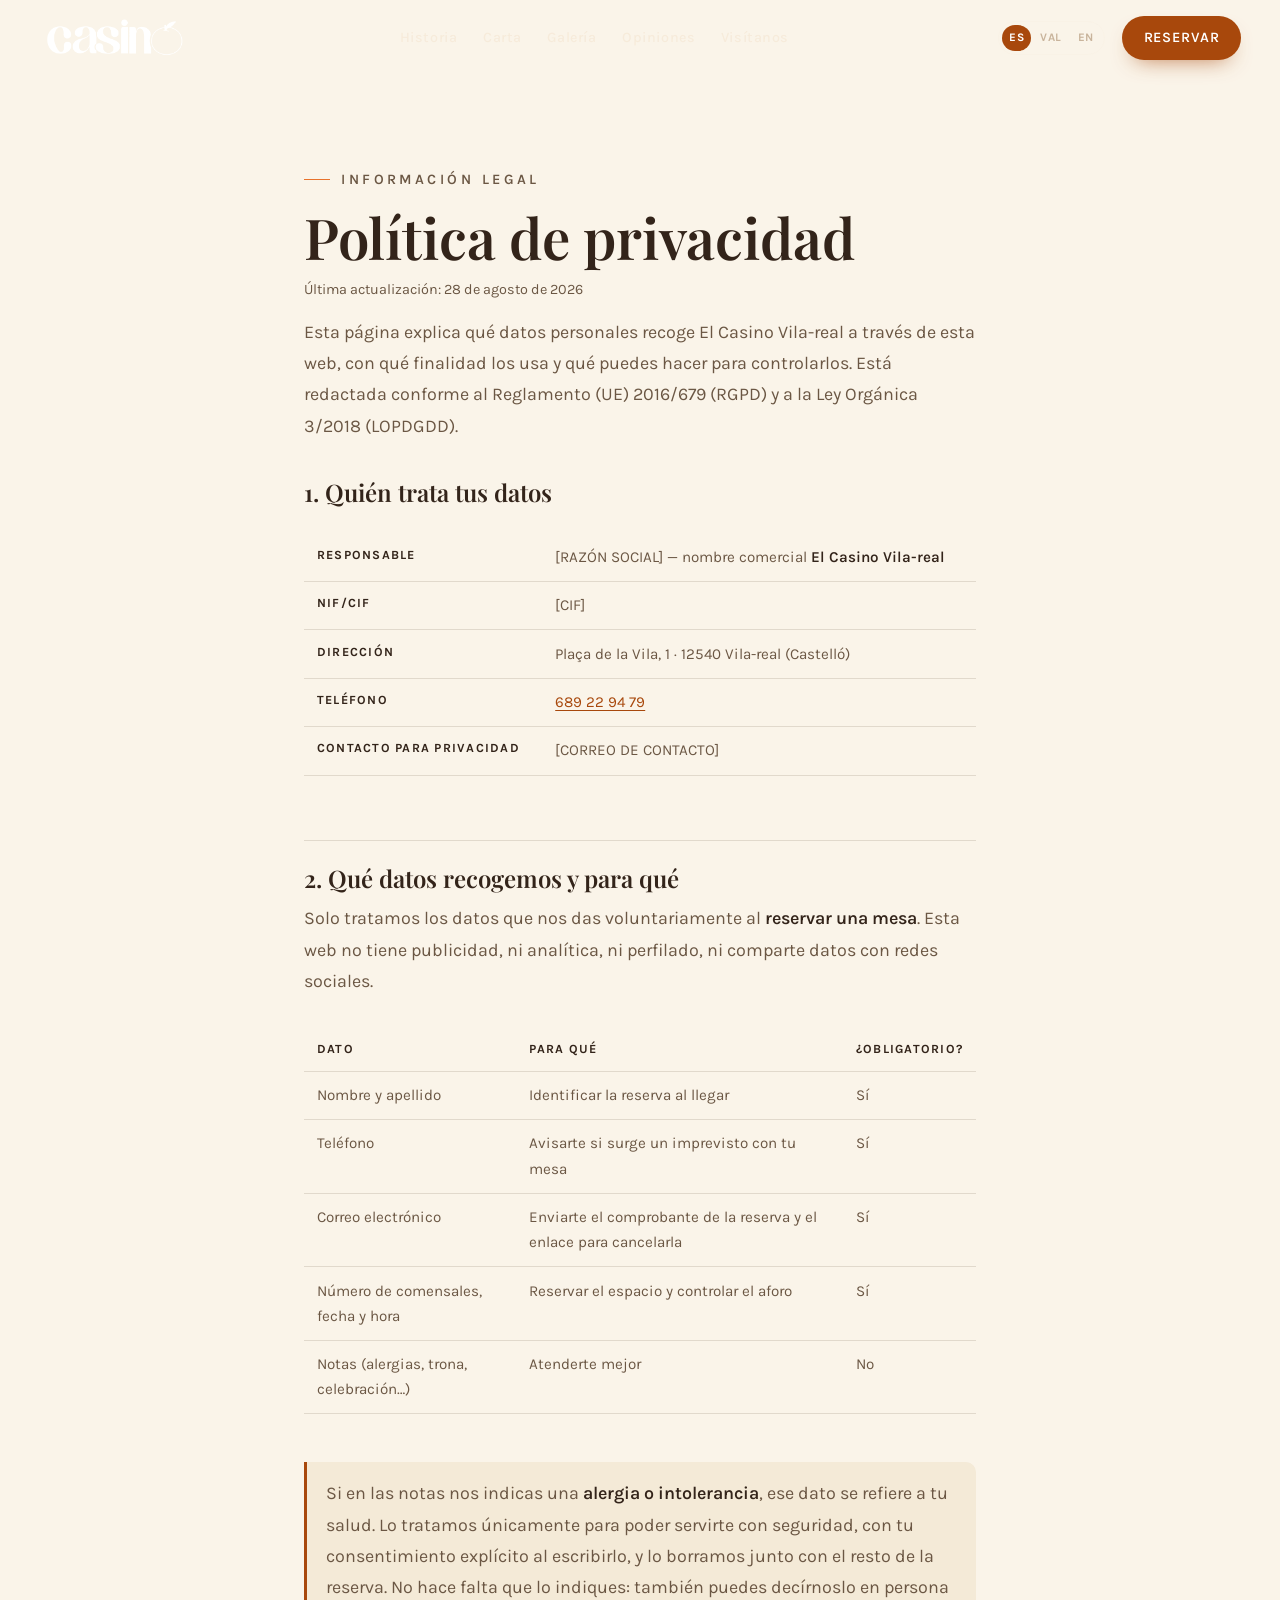
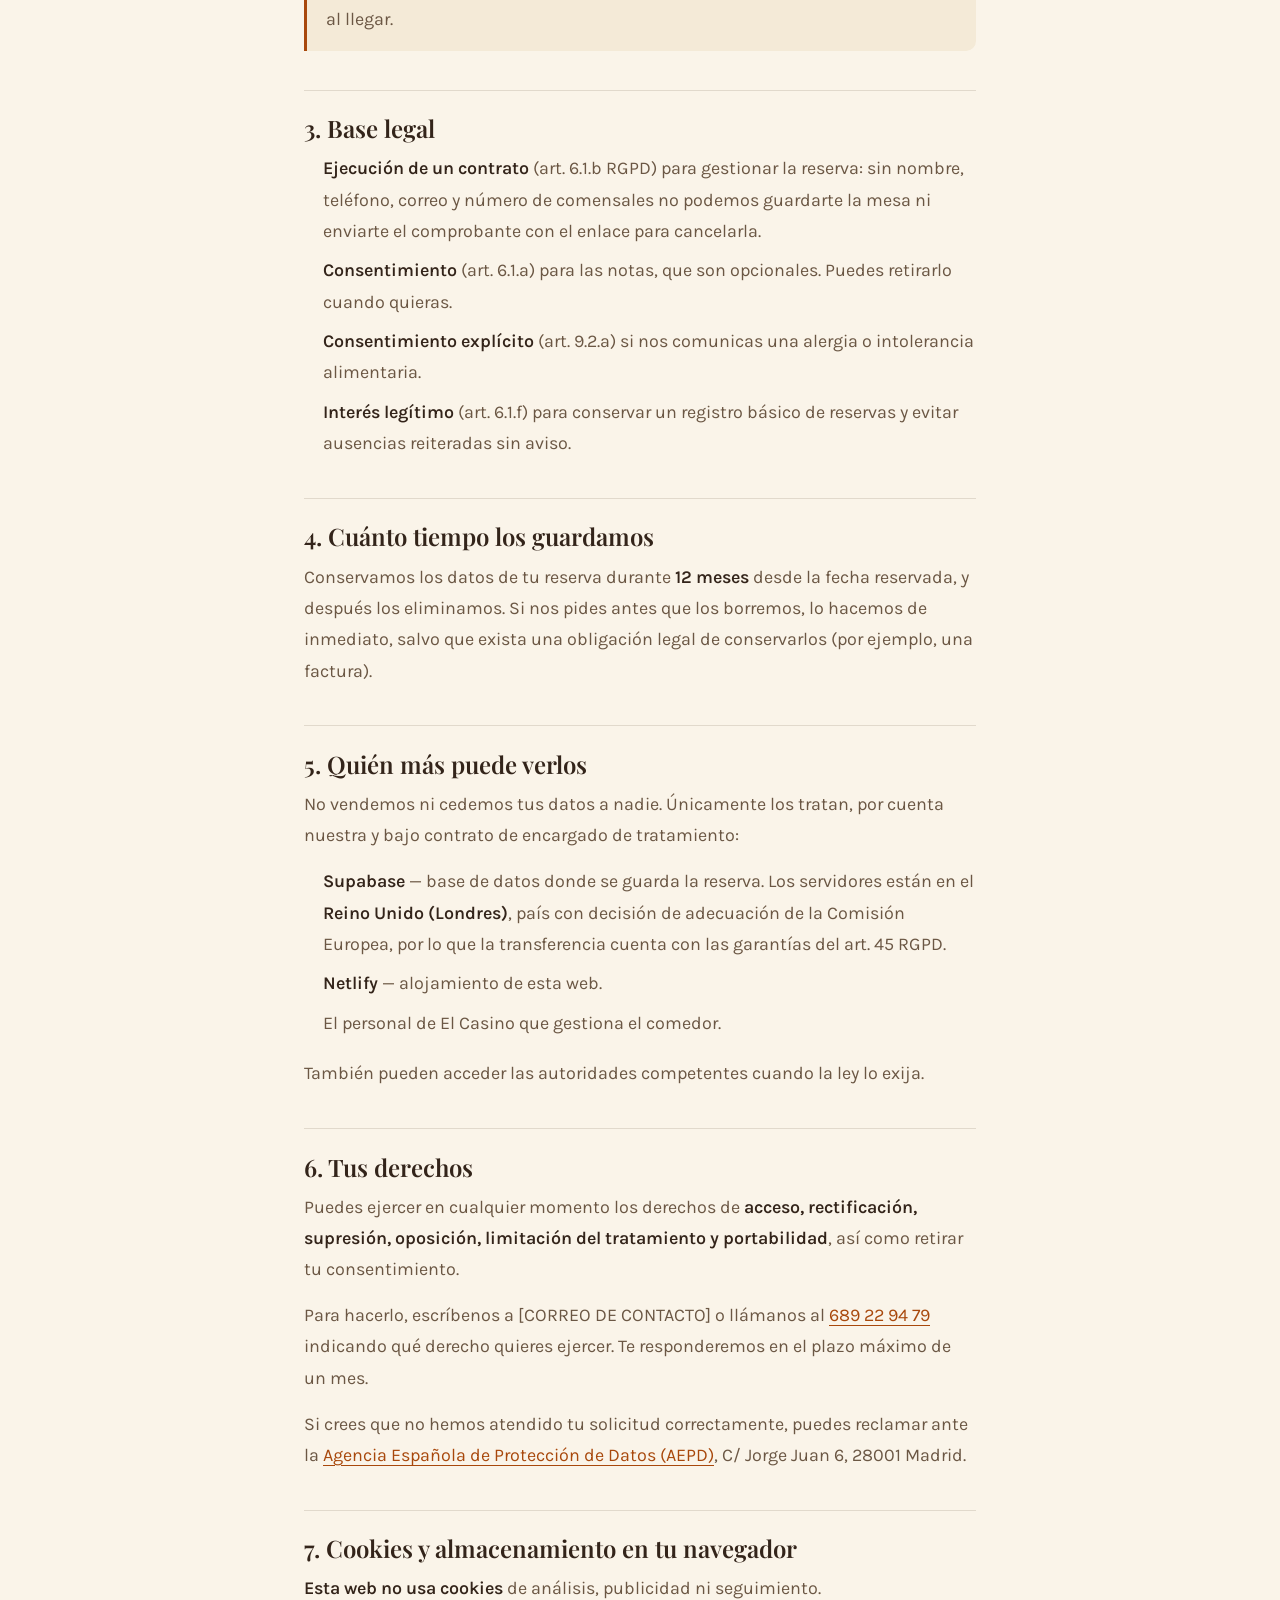
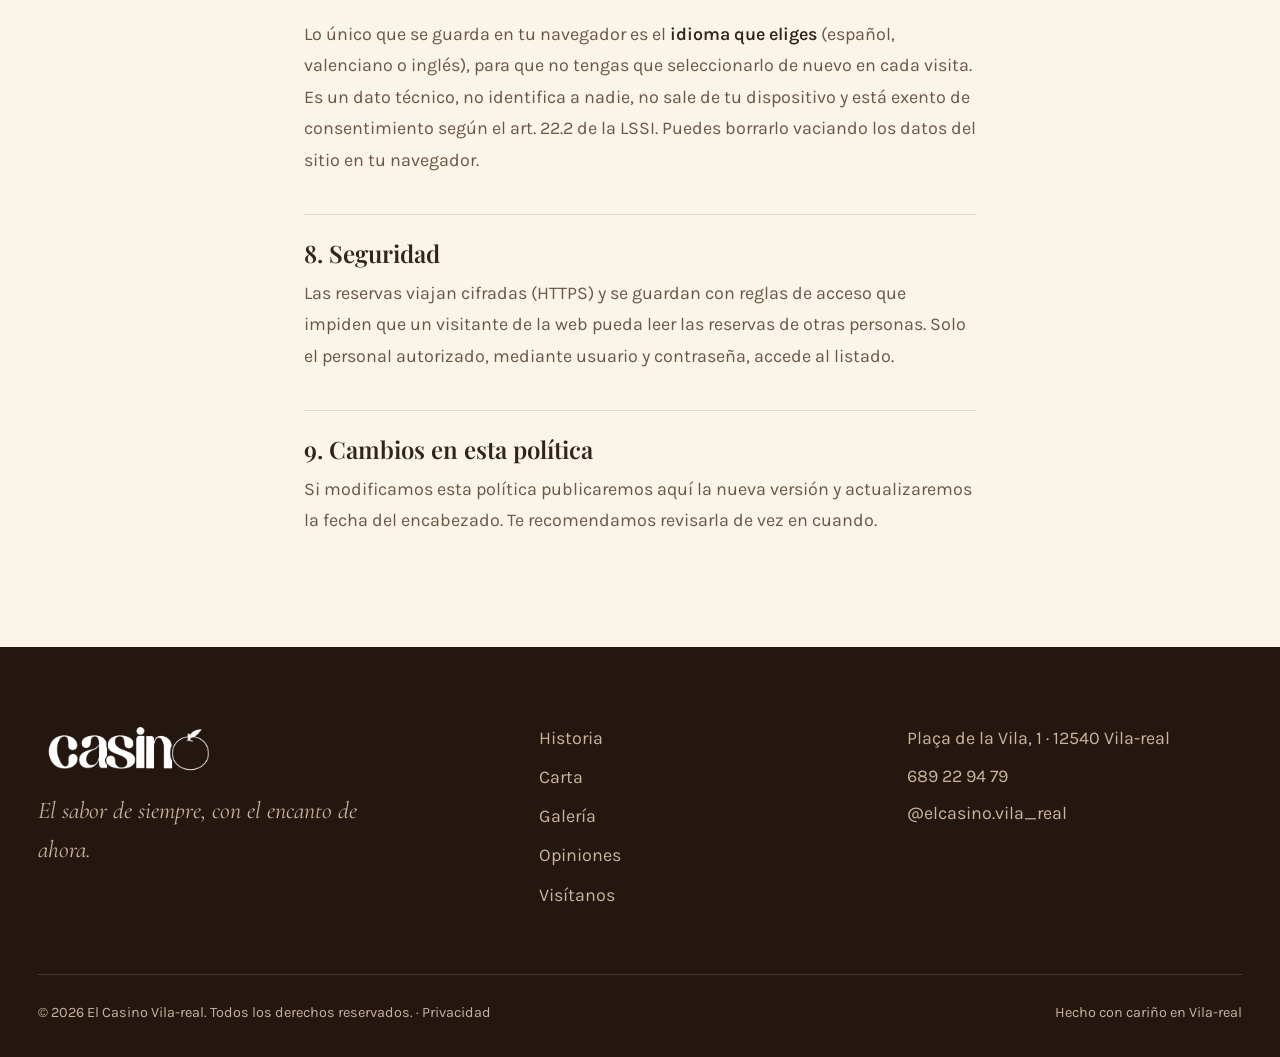
<file: privacidad.html>
<!DOCTYPE html>
<html lang="es" class="no-js">
<head>
  <meta charset="UTF-8" />
  <meta name="viewport" content="width=device-width, initial-scale=1.0, viewport-fit=cover" />
  <script>
    (function () {
      var d = document.documentElement;
      d.classList.remove('no-js'); d.classList.add('js');
      try { var l = localStorage.getItem('casino-lang'); if (l) d.setAttribute('lang', l); } catch (e) {}
    })();
  </script>

  <title>Política de privacidad · El Casino Vila-real</title>
  <meta name="description" content="Cómo trata El Casino Vila-real los datos personales que facilitas al reservar mesa: qué recogemos, para qué, cuánto tiempo y cómo ejercer tus derechos." />
  <meta name="robots" content="noindex, follow" />
  <link rel="canonical" href="https://elcasinovila-real.es/privacidad.html" />
  <meta name="theme-color" content="#1a1008" />

  <link rel="icon" href="assets/logo/logo-instagram.jpg" type="image/jpeg" />
  <link rel="apple-touch-icon" href="assets/logo/logo-instagram.jpg" />
  <link rel="manifest" href="site.webmanifest" />

  <link rel="preconnect" href="https://fonts.googleapis.com" />
  <link rel="preconnect" href="https://fonts.gstatic.com" crossorigin />
  <link href="https://fonts.googleapis.com/css2?family=Cormorant+Garamond:ital,wght@0,400;0,500;0,600;1,400;1,500&family=Karla:wght@300;400;500;600;700&family=Playfair+Display:ital,wght@0,400;0,500;0,600;0,700;1,400;1,500&display=swap" rel="stylesheet" />
  <link rel="stylesheet" href="assets/css/styles.css?v=2" />

  <style>
    /* Estilos propios de las paginas legales: prosa larga y estrecha */
    .legal { padding-top: clamp(7rem, 14vw, 10rem); padding-bottom: clamp(3rem, 8vw, 6rem); }
    .legal__wrap { max-width: 46rem; margin: 0 auto; padding-inline: clamp(1.2rem, 5vw, 2rem); }
    .legal h1 { font-family: var(--serif); font-size: var(--step-3); color: var(--ink); margin-bottom: .6rem; }
    .legal__fecha { color: var(--ink-soft); font-size: var(--step--1); margin-bottom: 2.4rem; }
    .legal h2 {
      font-family: var(--serif); font-size: var(--step-1); color: var(--ink);
      margin: 2.4rem 0 .7rem; padding-top: 1.6rem; border-top: 1px solid var(--border);
    }
    .legal h2:first-of-type { border-top: 0; padding-top: 0; }
    .legal p, .legal li { color: var(--ink-soft); line-height: 1.75; margin-bottom: .9rem; }
    .legal strong { color: var(--ink); font-weight: 600; }
    .legal ul { padding-left: 1.2rem; margin-bottom: 1.2rem; }
    .legal li { margin-bottom: .5rem; }
    .legal li::marker { color: var(--accent-ink); }
    .legal a { color: var(--accent-ink); text-decoration: underline; text-underline-offset: .2em; }

    .legal__tabla { width: 100%; border-collapse: collapse; margin: 1rem 0 1.6rem; font-size: .95rem; }
    .legal__tabla th, .legal__tabla td {
      text-align: left; padding: .7rem .8rem; border-bottom: 1px solid var(--border);
      vertical-align: top; color: var(--ink-soft);
    }
    .legal__tabla th { color: var(--ink); font-weight: 700; font-size: .78rem;
                       letter-spacing: .1em; text-transform: uppercase; }
    .legal__scroll { overflow-x: auto; }

    .legal__nota {
      background: var(--cream-2); border-left: 3px solid var(--accent-ink);
      border-radius: 0 10px 10px 0; padding: 1rem 1.2rem; margin: 1.4rem 0;
    }
    .legal__nota p:last-child { margin-bottom: 0; }
  </style>
</head>

<body>
  <a class="skip-link" href="#legal-main" data-i18n="skip">Saltar al contenido</a>

  <!-- NAV -->
  <header class="nav is-scrolled" id="nav">
    <div class="nav__inner">
      <a href="index.html" class="nav__logo" aria-label="El Casino Vila-real — inicio">
        <img src="assets/logo/logo-casino.png" alt="El Casino Vila-real" width="150" height="46" />
      </a>
      <nav class="nav__links" aria-label="Principal">
        <a href="index.html#historia" data-i18n="nav_historia">Historia</a>
        <a href="carta.html" data-i18n="nav_carta">Carta</a>
        <a href="index.html#galeria" data-i18n="nav_galeria">Galería</a>
        <a href="index.html#opiniones" data-i18n="nav_opiniones">Opiniones</a>
        <a href="index.html#visitanos" data-i18n="nav_visitanos">Visítanos</a>
      </nav>
      <div class="nav__actions">
        <div class="langswitch" role="group" aria-label="Idioma / Language">
          <button type="button" class="langswitch__btn is-active" data-lang="es" aria-pressed="true">ES</button>
          <button type="button" class="langswitch__btn" data-lang="va" aria-pressed="false">VAL</button>
          <button type="button" class="langswitch__btn" data-lang="en" aria-pressed="false">EN</button>
        </div>
        <a class="btn btn--pill nav__cta" href="index.html" data-reserva data-i18n="nav_reservar">Reservar</a>
        <button type="button" class="nav__burger" id="navBurger" aria-label="Abrir menú" aria-expanded="false" aria-controls="mobileMenu">
          <span></span><span></span><span></span>
        </button>
      </div>
    </div>
  </header>

  <div class="mobilemenu" id="mobileMenu" aria-hidden="true">
    <nav class="mobilemenu__links" aria-label="Menú móvil">
      <a href="index.html#historia" data-i18n="nav_historia">Historia</a>
      <a href="carta.html" data-i18n="nav_carta">Carta</a>
      <a href="index.html#galeria" data-i18n="nav_galeria">Galería</a>
      <a href="index.html#opiniones" data-i18n="nav_opiniones">Opiniones</a>
      <a href="index.html#visitanos" data-i18n="nav_visitanos">Visítanos</a>
    </nav>
    <a class="btn btn--solid btn--lg" href="index.html" data-reserva data-i18n="nav_reservar">Reservar</a>
    <a class="mobilemenu__ig" href="index.html" data-i18n="menu_back">Volver al inicio</a>
  </div>

  <main id="legal-main" class="legal">
    <div class="legal__wrap">
      <p class="eyebrow">Información legal</p>
      <h1>Política de privacidad</h1>
      <p class="legal__fecha">Última actualización: 28 de agosto de 2026</p>

      <p>Esta página explica qué datos personales recoge El Casino Vila-real a través de esta web,
         con qué finalidad los usa y qué puedes hacer para controlarlos. Está redactada conforme al
         Reglamento (UE) 2016/679 (RGPD) y a la Ley Orgánica 3/2018 (LOPDGDD).</p>

      <h2>1. Quién trata tus datos</h2>
      <div class="legal__scroll">
        <table class="legal__tabla">
          <tbody>
            <tr><th scope="row">Responsable</th><td>[RAZÓN SOCIAL] — nombre comercial <strong>El Casino Vila-real</strong></td></tr>
            <tr><th scope="row">NIF/CIF</th><td>[CIF]</td></tr>
            <tr><th scope="row">Dirección</th><td>Plaça de la Vila, 1 · 12540 Vila-real (Castelló)</td></tr>
            <tr><th scope="row">Teléfono</th><td><a href="tel:+34689229479">689 22 94 79</a></td></tr>
            <tr><th scope="row">Contacto para privacidad</th><td>[CORREO DE CONTACTO]</td></tr>
          </tbody>
        </table>
      </div>

      <h2>2. Qué datos recogemos y para qué</h2>
      <p>Solo tratamos los datos que nos das voluntariamente al <strong>reservar una mesa</strong>.
         Esta web no tiene publicidad, ni analítica, ni perfilado, ni comparte datos con redes sociales.</p>

      <div class="legal__scroll">
        <table class="legal__tabla">
          <thead>
            <tr><th>Dato</th><th>Para qué</th><th>¿Obligatorio?</th></tr>
          </thead>
          <tbody>
            <tr><td>Nombre y apellido</td><td>Identificar la reserva al llegar</td><td>Sí</td></tr>
            <tr><td>Teléfono</td><td>Avisarte si surge un imprevisto con tu mesa</td><td>Sí</td></tr>
            <tr><td>Correo electrónico</td><td>Enviarte el comprobante de la reserva y el enlace para cancelarla</td><td>Sí</td></tr>
            <tr><td>Número de comensales, fecha y hora</td><td>Reservar el espacio y controlar el aforo</td><td>Sí</td></tr>
            <tr><td>Notas (alergias, trona, celebración…)</td><td>Atenderte mejor</td><td>No</td></tr>
          </tbody>
        </table>
      </div>

      <div class="legal__nota">
        <p>Si en las notas nos indicas una <strong>alergia o intolerancia</strong>, ese dato se refiere a tu salud.
           Lo tratamos únicamente para poder servirte con seguridad, con tu consentimiento explícito al
           escribirlo, y lo borramos junto con el resto de la reserva. No hace falta que lo indiques:
           también puedes decírnoslo en persona al llegar.</p>
      </div>

      <h2>3. Base legal</h2>
      <ul>
        <li><strong>Ejecución de un contrato</strong> (art. 6.1.b RGPD) para gestionar la reserva:
            sin nombre, teléfono, correo y número de comensales no podemos guardarte la mesa
            ni enviarte el comprobante con el enlace para cancelarla.</li>
        <li><strong>Consentimiento</strong> (art. 6.1.a) para las notas, que son opcionales.
            Puedes retirarlo cuando quieras.</li>
        <li><strong>Consentimiento explícito</strong> (art. 9.2.a) si nos comunicas una alergia
            o intolerancia alimentaria.</li>
        <li><strong>Interés legítimo</strong> (art. 6.1.f) para conservar un registro básico de
            reservas y evitar ausencias reiteradas sin aviso.</li>
      </ul>

      <h2>4. Cuánto tiempo los guardamos</h2>
      <p>Conservamos los datos de tu reserva durante <strong>12 meses</strong> desde la fecha reservada,
         y después los eliminamos. Si nos pides antes que los borremos, lo hacemos de inmediato,
         salvo que exista una obligación legal de conservarlos (por ejemplo, una factura).</p>

      <h2>5. Quién más puede verlos</h2>
      <p>No vendemos ni cedemos tus datos a nadie. Únicamente los tratan, por cuenta nuestra y bajo
         contrato de encargado de tratamiento:</p>
      <ul>
        <li><strong>Supabase</strong> — base de datos donde se guarda la reserva. Los servidores están
            en el <strong>Reino Unido (Londres)</strong>, país con decisión de adecuación de la Comisión
            Europea, por lo que la transferencia cuenta con las garantías del art. 45 RGPD.</li>
        <li><strong>Netlify</strong> — alojamiento de esta web.</li>
        <li>El personal de El Casino que gestiona el comedor.</li>
      </ul>
      <p>También pueden acceder las autoridades competentes cuando la ley lo exija.</p>

      <h2>6. Tus derechos</h2>
      <p>Puedes ejercer en cualquier momento los derechos de <strong>acceso, rectificación, supresión,
         oposición, limitación del tratamiento y portabilidad</strong>, así como retirar tu consentimiento.</p>
      <p>Para hacerlo, escríbenos a [CORREO DE CONTACTO] o llámanos al
         <a href="tel:+34689229479">689 22 94 79</a> indicando qué derecho quieres ejercer. Te
         responderemos en el plazo máximo de un mes.</p>
      <p>Si crees que no hemos atendido tu solicitud correctamente, puedes reclamar ante la
         <a href="https://www.aepd.es" target="_blank" rel="noopener">Agencia Española de Protección
         de Datos (AEPD)</a>, C/ Jorge Juan 6, 28001 Madrid.</p>

      <h2>7. Cookies y almacenamiento en tu navegador</h2>
      <p><strong>Esta web no usa cookies</strong> de análisis, publicidad ni seguimiento.</p>
      <p>Lo único que se guarda en tu navegador es el <strong>idioma que eliges</strong> (español,
         valenciano o inglés), para que no tengas que seleccionarlo de nuevo en cada visita. Es un dato
         técnico, no identifica a nadie, no sale de tu dispositivo y está exento de consentimiento
         según el art. 22.2 de la LSSI. Puedes borrarlo vaciando los datos del sitio en tu navegador.</p>

      <h2>8. Seguridad</h2>
      <p>Las reservas viajan cifradas (HTTPS) y se guardan con reglas de acceso que impiden que un
         visitante de la web pueda leer las reservas de otras personas. Solo el personal autorizado,
         mediante usuario y contraseña, accede al listado.</p>

      <h2>9. Cambios en esta política</h2>
      <p>Si modificamos esta política publicaremos aquí la nueva versión y actualizaremos la fecha del
         encabezado. Te recomendamos revisarla de vez en cuando.</p>
    </div>
  </main>

  <!-- FOOTER -->
  <footer class="footer">
    <div class="wrap footer__grid">
      <div class="footer__brand">
        <img src="assets/logo/logo-casino.png" alt="El Casino Vila-real" width="180" height="55" />
        <p data-i18n="footer_tagline">El sabor de siempre, con el encanto de ahora.</p>
      </div>
      <nav class="footer__nav" aria-label="Pie de página">
        <a href="index.html#historia" data-i18n="nav_historia">Historia</a>
        <a href="carta.html" data-i18n="nav_carta">Carta</a>
        <a href="index.html#galeria" data-i18n="nav_galeria">Galería</a>
        <a href="index.html#opiniones" data-i18n="nav_opiniones">Opiniones</a>
        <a href="index.html#visitanos" data-i18n="nav_visitanos">Visítanos</a>
      </nav>
      <div class="footer__contact">
        <p>Plaça de la Vila, 1 · 12540 Vila-real</p>
        <p><a href="tel:+34689229479">689 22 94 79</a></p>
        <p><a href="https://www.instagram.com/elcasino.vila_real/" target="_blank" rel="noopener">@elcasino.vila_real</a></p>
      </div>
    </div>
    <div class="footer__bottom wrap">
      <p>© <span id="year">2026</span> El Casino Vila-real. <span data-i18n="footer_rights">Todos los derechos reservados.</span> · <a href="privacidad.html" data-i18n="footer_privacidad">Privacidad</a></p>
      <p class="footer__made" data-i18n="footer_made">Hecho con cariño en Vila-real</p>
    </div>
  </footer>

  <script src="assets/js/i18n.js?v=2" defer></script>
  <script src="assets/js/main.js?v=2" defer></script>
</body>
</html>
</file>
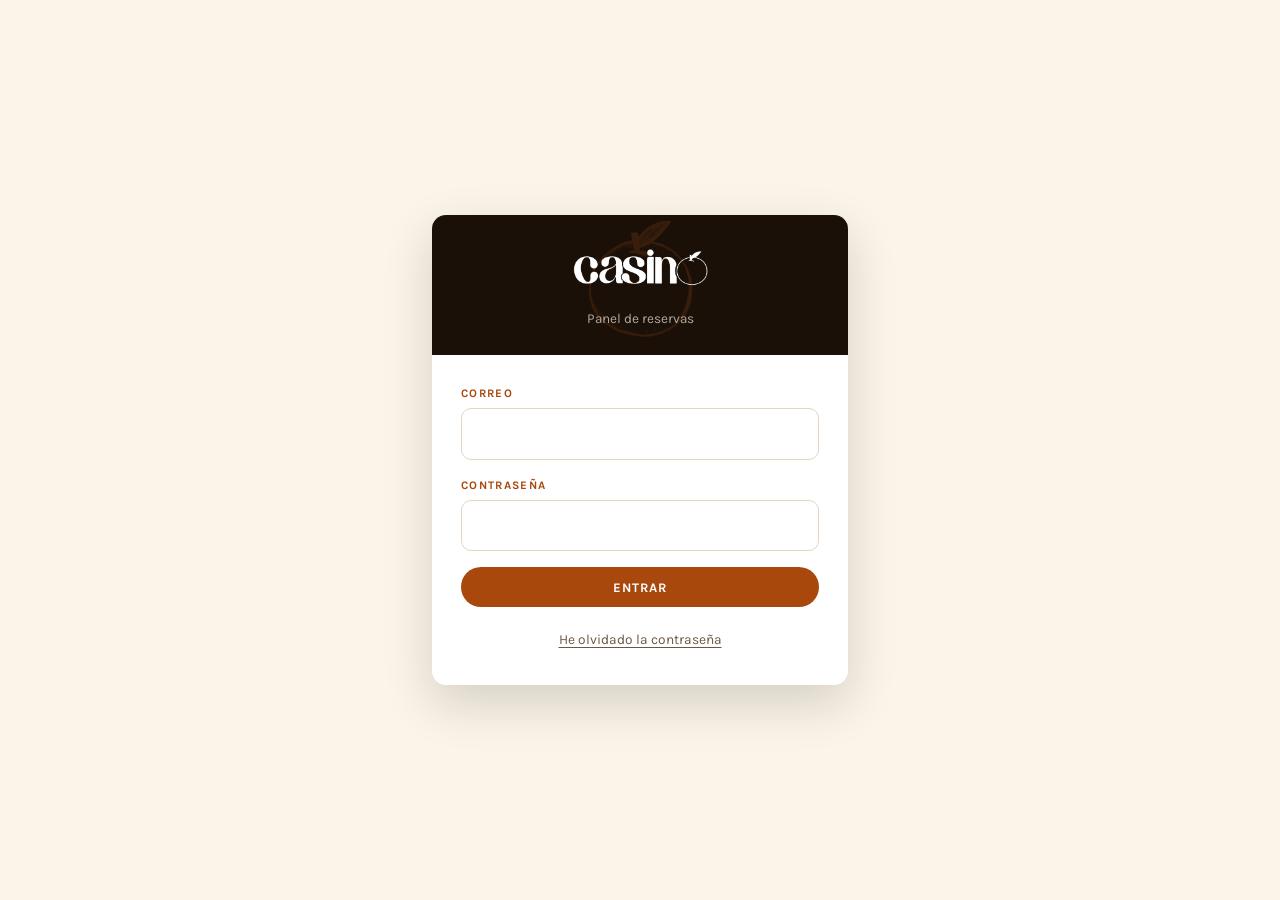
<file: reservas-admin.html>
<!DOCTYPE html>
<html lang="es">
<head>
  <meta charset="UTF-8" />
  <meta name="viewport" content="width=device-width, initial-scale=1.0, viewport-fit=cover" />

  <title>Reservas · El Casino Vila-real</title>
  <meta name="robots" content="noindex, nofollow" />
  <meta name="theme-color" content="#1a1008" />

  <link rel="icon" href="assets/logo/logo-instagram.jpg" type="image/jpeg" />
  <link rel="apple-touch-icon" href="assets/logo/logo-instagram.jpg" />

  <link rel="preconnect" href="https://fonts.googleapis.com" />
  <link rel="preconnect" href="https://fonts.gstatic.com" crossorigin />
  <link href="https://fonts.googleapis.com/css2?family=Karla:wght@300;400;500;600;700&family=Playfair+Display:wght@400;500;600&display=swap" rel="stylesheet" />
  <link rel="stylesheet" href="assets/css/reservas-admin.css?v=15" />

  <script src="assets/js/reservas-admin.js?v=14" defer></script>
</head>

<body>
  <noscript>
    <div style="max-width:32rem;margin:4rem auto;padding:1.5rem;background:#fff;
                border-radius:14px;font-family:system-ui,sans-serif;line-height:1.6">
      <strong>Este panel necesita JavaScript.</strong>
      <p>Actívalo en el navegador para poder ver y gestionar las reservas.</p>
    </div>
  </noscript>

  <!-- El panel entero lo dibuja assets/js/reservas-admin.js:
       primero la pantalla de acceso y, tras identificarse, las tres pestañas. -->
  <div class="pa-cargando" id="paArranque">
    <div class="pa-spin"></div>
    Cargando el panel…
  </div>
</body>
</html>
</file>
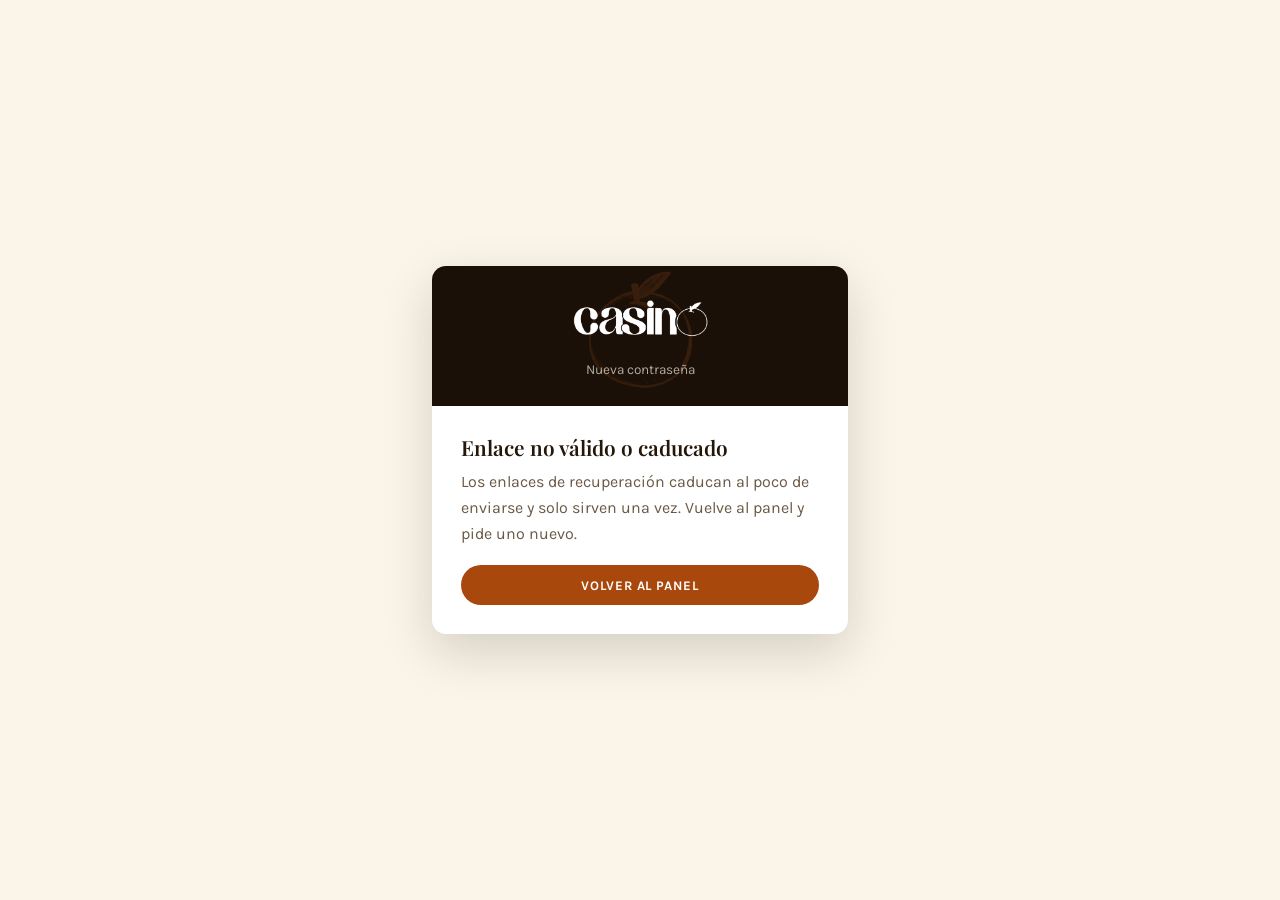
<file: restablecer.html>
<!DOCTYPE html>
<html lang="es">
<head>
  <meta charset="UTF-8" />
  <meta name="viewport" content="width=device-width, initial-scale=1.0, viewport-fit=cover" />

  <title>Nueva contraseña · El Casino Vila-real</title>
  <meta name="robots" content="noindex, nofollow" />
  <meta name="referrer" content="no-referrer" />
  <meta name="theme-color" content="#1a1008" />

  <link rel="icon" href="assets/logo/logo-instagram.jpg" type="image/jpeg" />
  <link rel="preconnect" href="https://fonts.googleapis.com" />
  <link rel="preconnect" href="https://fonts.gstatic.com" crossorigin />
  <link href="https://fonts.googleapis.com/css2?family=Karla:wght@400;500;600;700&family=Playfair+Display:wght@400;500;600&display=swap" rel="stylesheet" />
  <link rel="stylesheet" href="assets/css/reservas-admin.css?v=15" />
</head>

<body>
  <div class="pa-login">
    <div class="pa-login__caja">
      <div class="pa-login__cab">
        <img class="pa-login__naranja" src="assets/logo/naranja-marca.png" alt="" aria-hidden="true" />
        <img class="pa-logo" src="assets/logo/logo-casino.png" alt="El Casino Vila-real" />
        <p>Nueva contraseña</p>
      </div>
      <div class="pa-login__cuerpo" id="cuerpo" aria-live="polite">
        <div class="pa-cargando"><div class="pa-spin" role="status" aria-label="Cargando"></div></div>
      </div>
    </div>
  </div>

  <script>
  (function () {
    'use strict';

    var CFG = {
      url:     'https://zdxcwrwqlrvmsokzoocp.supabase.co',
      anonKey: 'sb_publishable_rpMkEygmQYuVE8QcgON7_g_Yv_JE3kJ'
    };

    var MINIMO = 10;
    var $cuerpo = document.getElementById('cuerpo');

    function esc(x) {
      return String(x == null ? '' : x)
        .replace(/&/g, '&amp;').replace(/</g, '&lt;').replace(/>/g, '&gt;')
        .replace(/"/g, '&quot;').replace(/'/g, '&#39;');
    }

    function aviso(tipo, texto) {
      var e = document.getElementById('err');
      if (e) e.innerHTML = '<div class="pa-aviso pa-aviso--' + tipo + '">' + esc(texto) + '</div>';
    }

    // Supabase manda el testigo en el fragmento de la URL (tras la #), que nunca
    // viaja al servidor. Se lee y se borra de la barra de direcciones para que no
    // quede en el historial ni se comparta sin querer al copiar el enlace.
    function tomarTestigo() {
      var h = location.hash.replace(/^#/, '');
      if (!h) return null;
      var p = new URLSearchParams(h);
      var t = p.get('access_token');
      if (t) history.replaceState(null, '', location.pathname);
      return t || null;
    }

    function botonVolver(texto) {
      return '<a class="pa-btn pa-btn--bloque" href="reservas-admin.html" ' +
             'style="display:block;box-sizing:border-box;text-align:center;text-decoration:none">' +
             esc(texto) + '</a>';
    }

    function fallo(titulo, texto) {
      $cuerpo.innerHTML =
        '<h1 style="font-family:var(--serif);font-size:1.3rem;margin:0 0 .6rem">' + esc(titulo) + '</h1>' +
        '<p style="color:var(--ink-soft);margin:0 0 1.2rem">' + esc(texto) + '</p>' +
        botonVolver('Volver al panel');
    }

    function hecho() {
      $cuerpo.innerHTML =
        '<div style="text-align:center">' +
        '  <div style="font-size:2.4rem;line-height:1;color:#1f7a44" aria-hidden="true">✓</div>' +
        '  <h1 style="font-family:var(--serif);font-size:1.3rem;margin:.5rem 0 .6rem">Contraseña cambiada</h1>' +
        '  <p style="color:var(--ink-soft);margin:0 0 1.2rem">Ya puedes entrar al panel con la nueva.</p>' +
        '</div>' +
        botonVolver('Entrar al panel');
    }

    function formulario(testigo) {
      $cuerpo.innerHTML =
        '<div id="err"></div>' +
        '<div class="pa-campo">' +
        '  <label for="c1">Nueva contraseña</label>' +
        '  <input type="password" id="c1" autocomplete="new-password" />' +
        '</div>' +
        '<div class="pa-campo">' +
        '  <label for="c2">Repítela</label>' +
        '  <input type="password" id="c2" autocomplete="new-password" />' +
        '</div>' +
        '<p style="color:var(--ink-soft);font-size:.84rem;margin:0 0 1rem">' +
        'Mínimo ' + MINIMO + ' caracteres. Detrás de esta contraseña están los datos ' +
        'personales de vuestros clientes, así que no reutilices una de otro sitio.</p>' +
        '<button type="button" class="pa-btn pa-btn--bloque" id="guardar">Guardar contraseña</button>';

      document.getElementById('c1').focus();

      document.getElementById('guardar').addEventListener('click', function () {
        var c1 = document.getElementById('c1').value;
        var c2 = document.getElementById('c2').value;

        if (c1.length < MINIMO) {
          aviso('mal', 'La contraseña necesita al menos ' + MINIMO + ' caracteres.'); return;
        }
        if (c1 !== c2) { aviso('mal', 'Las dos contraseñas no coinciden.'); return; }

        var b = this;
        b.disabled = true; b.textContent = 'Guardando…';

        fetch(CFG.url + '/auth/v1/user', {
          method: 'PUT',
          headers: {
            'apikey': CFG.anonKey,
            'Authorization': 'Bearer ' + testigo,
            'Content-Type': 'application/json'
          },
          body: JSON.stringify({ password: c1 })
        }).then(function (r) {
          return r.json().catch(function () { return {}; })
                  .then(function (d) { return { ok: r.ok, d: d }; });
        }).then(function (r) {
          if (r.ok) { hecho(); return; }
          b.disabled = false; b.textContent = 'Guardar contraseña';
          var clave = r.d && (r.d.error_code || r.d.error);
          if (clave === 'same_password') {
            aviso('mal', 'Esa es la contraseña que ya tenías. Elige otra distinta.');
          } else if (clave === 'weak_password') {
            aviso('mal', 'Esa contraseña es demasiado débil. Prueba con una más larga.');
          } else {
            aviso('mal', (r.d && r.d.msg) ||
                  'No se ha podido cambiar. El enlace puede haber caducado: pide otro desde el panel.');
          }
        }).catch(function () {
          b.disabled = false; b.textContent = 'Guardar contraseña';
          aviso('mal', 'No se ha podido conectar. Revisa la conexión.');
        });
      });
    }

    /* ---------- arranque ---------- */
    var testigo = tomarTestigo();
    if (!testigo) {
      fallo('Enlace no válido o caducado',
            'Los enlaces de recuperación caducan al poco de enviarse y solo sirven una vez. ' +
            'Vuelve al panel y pide uno nuevo.');
    } else {
      formulario(testigo);
    }
  })();
  </script>
</body>
</html>
</file>
<file: assets/css/styles.css>
/* ============================================================
   EL CASINO VILA-REAL — hoja de estilos
   Paleta cálida (ámbar/crema + naranja cítrico) · Playfair + Cormorant + Karla
   ============================================================ */

/* ---------- Tokens ---------- */
:root {
  /* Marca */
  --espresso:      #1a1008;
  --espresso-2:    #241710;
  --brown:         #4a3120;
  --primary:       #92400e;
  --secondary:     #b45309;
  --accent:        #e8722b;   /* naranja cítrico — solo decorativo (líneas, bordes, iconos) */
  --accent-2:      #f59e42;
  --accent-ink:    #a8480c;   /* naranja para TEXTO y botones — AA sobre crema (~5:1) */
  --accent-deep:   #8f3a08;   /* hover de botones */
  --cream:         #faf4e9;
  --cream-2:       #f4ead7;
  --gold:          #cba25a;

  /* Texto */
  --ink:           #33241a;   /* sobre crema */
  --ink-soft:      #6b5744;
  --on-dark:       #f6ead9;
  --on-dark-soft:  #c9b49c;

  /* Superficies */
  --bg:            var(--cream);
  --surface:       #fffdf8;
  --border:        rgba(74, 49, 32, 0.14);
  --border-dark:   rgba(246, 234, 217, 0.16);

  /* Tipos */
  --serif:  "Playfair Display", Georgia, serif;
  --serif-2:"Cormorant Garamond", Georgia, serif;
  --sans:   "Karla", system-ui, -apple-system, "Segoe UI", Roboto, sans-serif;

  /* Escala */
  --step--1: clamp(0.82rem, 0.79rem + 0.15vw, 0.9rem);
  --step-0:  clamp(1rem, 0.96rem + 0.2vw, 1.12rem);
  --step-1:  clamp(1.2rem, 1.1rem + 0.5vw, 1.5rem);
  --step-2:  clamp(1.6rem, 1.35rem + 1.2vw, 2.4rem);
  --step-3:  clamp(2.1rem, 1.6rem + 2.4vw, 3.6rem);
  --step-4:  clamp(2.8rem, 1.9rem + 4.4vw, 6rem);

  /* Espaciado / radios / sombras */
  --gutter: clamp(1.1rem, 4vw, 2.4rem);
  --radius: 18px;
  --radius-sm: 12px;
  --shadow-sm: 0 2px 10px rgba(26, 16, 8, 0.08);
  --shadow-md: 0 18px 50px -20px rgba(26, 16, 8, 0.35);
  --shadow-lg: 0 40px 90px -40px rgba(26, 16, 8, 0.55);

  --ease: cubic-bezier(0.16, 1, 0.3, 1);
  --nav-h: 76px;
}

/* ---------- Reset ---------- */
*, *::before, *::after { box-sizing: border-box; }
* { margin: 0; }
html { -webkit-text-size-adjust: 100%; scroll-behavior: smooth; scroll-padding-top: calc(var(--nav-h) + 12px); }
@media (prefers-reduced-motion: reduce) { html { scroll-behavior: auto; } }

body {
  font-family: var(--sans);
  font-size: var(--step-0);
  line-height: 1.65;
  color: var(--ink);
  background: var(--bg);
  -webkit-font-smoothing: antialiased;
  overflow-x: hidden;
}
img, video, svg, iframe { display: block; max-width: 100%; }
img, video { height: auto; }
a { color: inherit; text-decoration: none; }
button { font: inherit; color: inherit; cursor: pointer; background: none; border: none; }
ul { list-style: none; padding: 0; }
:focus-visible { outline: 2px solid var(--accent); outline-offset: 3px; border-radius: 4px; }

/* ---------- Tipografía base ---------- */
h1, h2, h3 { font-family: var(--serif); font-weight: 600; line-height: 1.08; }
.h2 {
  font-size: var(--step-3);
  letter-spacing: -0.01em;
  color: inherit;
}
.lead { font-size: var(--step-1); color: var(--ink-soft); font-weight: 400; }
.eyebrow {
  font-family: var(--sans);
  font-size: var(--step--1);
  font-weight: 600;
  letter-spacing: 0.24em;
  text-transform: uppercase;
  color: var(--accent-ink);
  margin-bottom: 1rem;
  display: inline-flex;
  align-items: center;
  gap: 0.7rem;
}
.eyebrow::before {
  content: "";
  width: 26px; height: 1px;
  background: var(--accent);
}

/* ---------- Layout helpers ---------- */
.wrap { width: min(1240px, 100% - (2 * var(--gutter))); margin-inline: auto; }
.section { padding: clamp(4rem, 9vw, 8rem) 0; position: relative; }
.section--dark { background: var(--espresso); color: var(--on-dark); }
.section--dark .h2 { color: var(--on-dark); }
.section--cream { background: linear-gradient(180deg, var(--cream) 0%, var(--cream-2) 100%); }

.section-head { max-width: 760px; margin: 0 auto clamp(2.5rem, 5vw, 4rem); text-align: center; }
.section-head .eyebrow { justify-content: center; }
.section-head__lead { margin-top: 1.2rem; color: var(--ink-soft); font-size: var(--step-1); }
.section--dark .section-head__lead { color: var(--on-dark-soft); }

/* ---------- Botones ---------- */
.btn {
  display: inline-flex; align-items: center; justify-content: center; gap: 0.6rem;
  padding: 0.95em 1.8em;
  font-family: var(--sans); font-weight: 600; font-size: var(--step--1);
  letter-spacing: 0.06em; text-transform: uppercase;
  border-radius: 999px;
  transition: transform 0.35s var(--ease), background 0.3s var(--ease), color 0.3s var(--ease), box-shadow 0.35s var(--ease);
  will-change: transform;
}
.btn--solid { background: var(--accent-ink); color: #fff; box-shadow: 0 12px 26px -14px rgba(168, 72, 12, 0.75); }
.btn--solid:hover { background: var(--accent-deep); transform: translateY(-3px); box-shadow: 0 18px 34px -14px rgba(168, 72, 12, 0.85); }
.btn--ghost { background: transparent; color: var(--on-dark); border: 1px solid rgba(246, 234, 217, 0.5); }
.btn--ghost:hover { background: rgba(246, 234, 217, 0.12); transform: translateY(-3px); }
.btn--pill { padding: 0.7em 1.5em; }
.btn--lg { padding: 1.05em 2.4em; font-size: var(--step-0); }
.btn--icon svg { flex: none; }

.link-underline {
  display: inline-block; position: relative; font-weight: 600; color: var(--accent-ink);
  padding-bottom: 2px;
}
.link-underline::after { content: ""; position: absolute; left: 0; bottom: 0; width: 100%; height: 1px; background: var(--accent); transform: scaleX(0.35); transform-origin: left; transition: transform 0.4s var(--ease); }
.link-underline:hover::after { transform: scaleX(1); }

/* ---------- Skip link ---------- */
.skip-link {
  position: fixed; top: -60px; left: 12px; z-index: 200;
  background: var(--espresso); color: var(--on-dark); padding: 0.6rem 1rem; border-radius: 8px;
  transition: top 0.3s var(--ease);
}
.skip-link:focus { top: 12px; }

/* ---------- Reveal (JS añade .is-visible) ---------- */
.reveal { opacity: 1; }
html.js .reveal { opacity: 0; transform: translateY(28px); transition: opacity 0.9s var(--ease), transform 0.9s var(--ease); }
html.js .reveal.is-visible { opacity: 1; transform: none; }
@media (prefers-reduced-motion: reduce) {
  html.js .reveal { opacity: 1 !important; transform: none !important; transition: none; }
}

/* ---------- Preloader ---------- */
.preloader {
  position: fixed; inset: 0; z-index: 300;
  background: var(--espresso); color: var(--cream);
  display: grid; place-items: center;
  transition: opacity 0.7s var(--ease), visibility 0.7s;
}
html.no-js .preloader { display: none; }
.preloader.is-done { opacity: 0; visibility: hidden; }
.preloader__logo { width: min(240px, 56vw); height: auto; animation: preLogo 1.15s var(--ease) both; }
@keyframes preLogo { from { opacity: 0; transform: translateY(10px) scale(0.96); } }

/* ============================================================
   NAV
   ============================================================ */
.nav {
  position: fixed; top: 0; left: 0; right: 0; z-index: 120;
  height: var(--nav-h);
  display: flex; align-items: center;
  transition: background 0.4s var(--ease), box-shadow 0.4s var(--ease), backdrop-filter 0.4s;
  padding-top: env(safe-area-inset-top, 0);
}
.nav__inner {
  width: min(1320px, 100% - (2 * var(--gutter))); margin-inline: auto;
  display: flex; align-items: center; justify-content: space-between; gap: 1.5rem;
}
.nav.is-scrolled {
  background: rgba(20, 12, 6, 0.72);
  -webkit-backdrop-filter: blur(14px) saturate(1.3);
  backdrop-filter: blur(14px) saturate(1.3);
  box-shadow: 0 1px 0 rgba(246, 234, 217, 0.08), 0 10px 40px -20px rgba(0,0,0,0.7);
}
.nav__logo img { width: clamp(120px, 14vw, 152px); height: auto; }
.nav__links { display: flex; gap: clamp(1rem, 2vw, 2rem); }
.nav__links a {
  font-size: var(--step--1); font-weight: 500; letter-spacing: 0.04em; color: var(--on-dark);
  position: relative; padding: 0.4rem 0; opacity: 0.9; transition: opacity 0.3s;
}
.nav__links a::after { content: ""; position: absolute; left: 0; bottom: -2px; width: 100%; height: 1px; background: var(--accent); transform: scaleX(0); transform-origin: left; transition: transform 0.4s var(--ease); }
.nav__links a:hover { opacity: 1; }
.nav__links a:hover::after, .nav__links a.is-current::after { transform: scaleX(1); }

.nav__actions { display: flex; align-items: center; gap: clamp(0.6rem, 1.4vw, 1.1rem); }

.langswitch { display: inline-flex; align-items: center; gap: 2px; padding: 3px; border: 1px solid var(--border-dark); border-radius: 999px; }
.langswitch__btn { font-size: 0.72rem; font-weight: 700; letter-spacing: 0.05em; color: var(--on-dark-soft); padding: 0.32em 0.6em; border-radius: 999px; transition: color 0.25s, background 0.25s; }
.langswitch__btn:hover { color: var(--on-dark); }
.langswitch__btn.is-active { background: var(--accent-ink); color: #fff; }

.nav__cta { color: #fff; }
.nav.is-scrolled .nav__cta,
.nav .nav__cta { background: var(--accent-ink); box-shadow: 0 10px 22px -12px rgba(168,72,12,0.8); }
.nav__cta:hover { background: var(--accent-deep); transform: translateY(-2px); }

.nav__burger { display: none; width: 42px; height: 42px; flex-direction: column; justify-content: center; align-items: center; gap: 5px; }
.nav__burger span { width: 22px; height: 2px; background: var(--on-dark); border-radius: 2px; transition: transform 0.4s var(--ease), opacity 0.3s; }
body.menu-open .nav__burger span:nth-child(1) { transform: translateY(7px) rotate(45deg); }
body.menu-open .nav__burger span:nth-child(2) { opacity: 0; }
body.menu-open .nav__burger span:nth-child(3) { transform: translateY(-7px) rotate(-45deg); }

/* Mobile menu */
.mobilemenu {
  position: fixed; inset: 0; z-index: 110;
  background: rgba(16, 10, 4, 0.985);
  -webkit-backdrop-filter: blur(14px); backdrop-filter: blur(14px);
  display: flex; flex-direction: column; align-items: center; justify-content: center; gap: 1.3rem;
  opacity: 0; visibility: hidden; transition: opacity 0.45s var(--ease), visibility 0.45s;
  padding: calc(var(--nav-h) + env(safe-area-inset-top, 0px) + 1.4rem) 1.5rem calc(2rem + env(safe-area-inset-bottom, 0px));
  overflow-y: auto;
}
body.menu-open .mobilemenu { opacity: 1; visibility: visible; }
.mobilemenu__links { display: flex; flex-direction: column; align-items: center; gap: 0.4rem; }
.mobilemenu__links a { font-family: var(--serif); font-size: clamp(1.5rem, 6.6vw, 2.1rem); color: var(--on-dark); padding: 0.3rem 0; opacity: 0; transform: translateY(18px); }
body.menu-open .mobilemenu__links a { animation: mmIn 0.5s var(--ease) forwards; }
body.menu-open .mobilemenu__links a:nth-child(1) { animation-delay: 0.06s; }
body.menu-open .mobilemenu__links a:nth-child(2) { animation-delay: 0.11s; }
body.menu-open .mobilemenu__links a:nth-child(3) { animation-delay: 0.16s; }
body.menu-open .mobilemenu__links a:nth-child(4) { animation-delay: 0.21s; }
body.menu-open .mobilemenu__links a:nth-child(5) { animation-delay: 0.26s; }
body.menu-open .mobilemenu__links a:nth-child(6) { animation-delay: 0.31s; }
@keyframes mmIn { to { opacity: 1; transform: none; } }
.mobilemenu__ig { color: var(--on-dark-soft); font-size: var(--step--1); letter-spacing: 0.1em; }

/* ============================================================
   HERO (scroll-expand)
   ============================================================ */
.hero { position: relative; height: 100svh; }
.hero__sticky {
  position: relative; height: 100svh; overflow: hidden;
  display: grid; place-items: center;
}
.hero__bg { position: absolute; inset: 0; z-index: 0; }
.hero__bg img { width: 100%; height: 100%; object-fit: cover; }
.hero__bg-veil { position: absolute; inset: 0; background: linear-gradient(180deg, rgba(20,12,6,0.5) 0%, rgba(20,12,6,0.32) 40%, rgba(20,12,6,0.7) 100%); }

.hero__media {
  position: absolute; inset: 0; z-index: 1; overflow: hidden;
  transform-origin: center center;
}
.hero__video { width: 100%; height: 100%; object-fit: cover; }
.hero__media-veil { position: absolute; inset: 0; background: linear-gradient(180deg, rgba(20,12,6,0.34) 0%, rgba(20,12,6,0.22) 45%, rgba(20,12,6,0.66) 100%); }


.hero__content {
  position: relative; z-index: 3; text-align: center; color: var(--on-dark);
  padding: 0 var(--gutter); max-width: 62rem;
}
.hero__eyebrow {
  font-size: var(--step--1); font-weight: 600; letter-spacing: 0.32em; text-transform: uppercase;
  color: var(--cream); opacity: 0.92; margin-bottom: 1.1rem;
}
.hero__title { margin: 0; }
.hero__title-line {
  display: block; font-family: var(--serif); font-weight: 600;
  font-size: var(--step-4); line-height: 0.98; letter-spacing: -0.02em;
  color: #fff; text-shadow: 0 8px 40px rgba(0,0,0,0.4);
}
.hero__tagline {
  font-family: var(--serif-2); font-style: italic; font-size: var(--step-2); font-weight: 500;
  color: var(--cream); margin-top: 1rem; text-shadow: 0 4px 24px rgba(0,0,0,0.4);
}
.hero__cta { display: flex; gap: 0.9rem; justify-content: center; flex-wrap: wrap; margin-top: 2.2rem; }

.hero__scroll {
  position: absolute; bottom: calc(1.4rem + env(safe-area-inset-bottom, 0)); left: 50%; transform: translateX(-50%);
  z-index: 3; display: inline-flex; flex-direction: column; align-items: center; gap: 0.4rem;
  color: var(--cream); font-size: 0.72rem; letter-spacing: 0.24em; text-transform: uppercase; opacity: 0.85;
}
.hero__scroll svg { width: 20px; height: 20px; animation: bob 2s var(--ease) infinite; }
@keyframes bob { 0%,100% { transform: translateY(0); } 50% { transform: translateY(6px); } }

/* ============================================================
   HISTORIA
   ============================================================ */
.historia__grid { display: grid; grid-template-columns: 1fr 1.05fr; gap: clamp(2rem, 6vw, 5rem); align-items: center; }
.historia__media { position: relative; border-radius: var(--radius); overflow: hidden; box-shadow: var(--shadow-md); }
.historia__media img { width: 100%; aspect-ratio: 4 / 5; object-fit: cover; }
.historia__badge {
  position: absolute; left: 1.2rem; bottom: 1.2rem;
  font-family: var(--serif); font-size: 1.5rem; letter-spacing: 0.05em;
  background: var(--accent-ink); color: #fff; padding: 0.4em 0.8em; border-radius: 999px;
  box-shadow: var(--shadow-sm);
}
.historia__text .lead { margin: 1.4rem 0; }
.historia__facts { margin-top: 2.2rem; display: grid; gap: 1rem; }
.historia__facts li { display: grid; gap: 0.15rem; padding-left: 1.2rem; border-left: 2px solid var(--accent); }
.historia__facts strong { font-family: var(--sans); font-weight: 700; font-size: 0.78rem; letter-spacing: 0.14em; text-transform: uppercase; color: var(--accent-ink); }
.historia__facts span { color: var(--ink-soft); }

/* ============================================================
   EXPERIENCIA
   ============================================================ */
.experiencia__grid { display: grid; grid-template-columns: repeat(3, 1fr); gap: clamp(1rem, 2.4vw, 1.6rem); }
.exp-card { position: relative; border-radius: var(--radius); overflow: hidden; min-height: clamp(360px, 46vh, 500px); box-shadow: var(--shadow-md); }
.exp-card img { position: absolute; inset: 0; width: 100%; height: 100%; object-fit: cover; transition: transform 1.1s var(--ease); }
.exp-card:hover img { transform: scale(1.06); }
.exp-card::after { content: ""; position: absolute; inset: 0; background: linear-gradient(180deg, rgba(20,12,6,0) 35%, rgba(20,12,6,0.82) 100%); }
.exp-card figcaption { position: absolute; left: 0; right: 0; bottom: 0; z-index: 2; padding: 1.6rem; color: var(--on-dark); }
.exp-card figcaption h3 { font-size: var(--step-1); color: #fff; }
.exp-card figcaption p { color: var(--on-dark-soft); font-size: var(--step--1); margin-top: 0.3rem; }

/* ============================================================
   CARTA
   ============================================================ */
.carta__tabs { display: flex; flex-wrap: wrap; justify-content: center; gap: 0.5rem; margin-bottom: clamp(2rem, 4vw, 3rem); }
.carta__tab {
  padding: 0.7em 1.3em; border-radius: 999px; font-weight: 600; font-size: var(--step--1);
  letter-spacing: 0.03em; color: var(--ink-soft); border: 1px solid var(--border);
  transition: color 0.3s, background 0.3s, border-color 0.3s, transform 0.3s var(--ease);
}
.carta__tab:hover { color: var(--ink); transform: translateY(-2px); }
.carta__tab.is-active { background: var(--espresso); color: var(--on-dark); border-color: var(--espresso); }
.carta__body { max-width: 860px; margin-inline: auto; }
.carta__panel { display: none; animation: panelIn 0.5s var(--ease); }
.carta__panel.is-active { display: block; }
@keyframes panelIn { from { opacity: 0; transform: translateY(10px); } }
.carta__note { text-align: center; color: var(--accent-ink); font-style: italic; font-family: var(--serif-2); font-size: var(--step-1); margin-bottom: 1.6rem; }

.menu-list { display: grid; gap: 0.2rem; }
.menu-item { display: flex; align-items: baseline; gap: 0.5rem; padding: 0.85rem 0; border-bottom: 1px solid var(--border); }
.menu-item__name { font-family: var(--serif-2); font-size: var(--step-1); font-weight: 600; color: var(--ink); }
.menu-item__dots { flex: 1; border-bottom: 1px dotted rgba(74,49,32,0.35); transform: translateY(-4px); min-width: 1.5rem; }
.menu-item__price { font-family: var(--sans); font-weight: 700; font-variant-numeric: tabular-nums; color: var(--accent-ink); white-space: nowrap; }
.carta__disclaimer { text-align: center; margin-top: 2.4rem; color: var(--ink-soft); font-size: var(--step--1); }

/* ============================================================
   GALERÍA
   ============================================================ */
/* Rejilla uniforme: todas las piezas de una fila con la misma altura y a ras */
/* 8 piezas: 4 columnas (2 filas exactas) en escritorio, 2 columnas (4 filas) en pantallas pequeñas */
.galeria__grid {
  display: grid; grid-template-columns: repeat(4, 1fr);
  gap: clamp(0.7rem, 1.4vw, 1rem); margin-top: clamp(1.5rem, 3vw, 2.5rem);
}
.gal-item {
  display: block; width: 100%; margin: 0; padding: 0; border: none; cursor: pointer;
  position: relative; overflow: hidden; border-radius: var(--radius-sm); background: var(--cream-2);
  aspect-ratio: 4 / 5;
}
.gal-item img, .gal-item video { width: 100%; height: 100%; display: block; object-fit: cover; transition: transform 0.9s var(--ease); }
.gal-item::after { content: ""; position: absolute; inset: 0; background: rgba(26,16,8,0); transition: background 0.4s; pointer-events: none; }
.gal-item:hover img, .gal-item:hover video { transform: scale(1.06); }
.gal-item:hover::after { background: rgba(26,16,8,0.12); }
.gal-item__play { display: none; }

/* ============================================================
   OPINIONES (columnas en marquesina)
   ============================================================ */
.opiniones__cols {
  display: flex; justify-content: center; gap: clamp(1rem, 2vw, 1.5rem);
  width: min(1240px, 100% - (2 * var(--gutter))); margin-inline: auto;
  max-height: 640px; overflow: hidden;
  -webkit-mask-image: linear-gradient(to bottom, transparent, #000 12%, #000 88%, transparent);
  mask-image: linear-gradient(to bottom, transparent, #000 12%, #000 88%, transparent);
}
.op-col { flex: 1; max-width: 380px; }
.op-col[data-col="1"] { display: none; }
.op-col[data-col="2"] { display: none; }
.op-col__track { display: flex; flex-direction: column; gap: 1.1rem; }
html.anim-ready .op-col__track { animation: opScroll linear infinite; }
.opiniones__cols:hover .op-col__track { animation-play-state: paused; }
@keyframes opScroll { to { transform: translateY(-50%); } }

.op-card {
  background: rgba(246, 234, 217, 0.05);
  border: 1px solid var(--border-dark);
  border-radius: var(--radius); padding: 1.6rem 1.5rem;
  box-shadow: 0 20px 50px -30px rgba(0,0,0,0.6);
}
.op-card__stars { color: var(--accent-2); letter-spacing: 0.15em; font-size: 0.95rem; }
.op-card__text { font-family: var(--serif-2); font-size: var(--step-1); line-height: 1.45; color: var(--on-dark); margin: 0.7rem 0 1.1rem; }
.op-card__by { display: flex; flex-direction: column; }
.op-card__name { font-weight: 700; color: var(--on-dark); }
.op-card__role { font-size: 0.78rem; letter-spacing: 0.06em; color: var(--on-dark-soft); text-transform: uppercase; }

/* ============================================================
   VISÍTANOS
   ============================================================ */
.visitanos__grid { display: grid; grid-template-columns: 1fr 1.1fr; gap: clamp(2rem, 5vw, 4rem); align-items: start; }
.visitanos__block { padding: 1.5rem 0; border-top: 1px solid var(--border); }
.visitanos__block:first-of-type { border-top: none; }
.visitanos__k { font-family: var(--sans); font-weight: 700; font-size: 0.82rem; letter-spacing: 0.16em; text-transform: uppercase; color: var(--accent-ink); margin-bottom: 0.7rem; display: flex; align-items: center; gap: 0.8rem; }
.visitanos__v { font-family: var(--serif-2); font-size: var(--step-1); color: var(--ink); margin-bottom: 0.6rem; }

.openbadge { font-size: 0.7rem; letter-spacing: 0.08em; padding: 0.28em 0.7em; border-radius: 999px; text-transform: uppercase; font-weight: 700; background: var(--border); color: var(--ink-soft); }
.openbadge.is-open { background: rgba(34, 139, 76, 0.14); color: #1f7a44; }
.openbadge.is-closed { background: rgba(190, 52, 40, 0.12); color: #b0342a; }

.hours { display: grid; gap: 0.15rem; max-width: 380px; }
.hours li { display: flex; justify-content: space-between; padding: 0.45rem 0; border-bottom: 1px dashed var(--border); font-variant-numeric: tabular-nums; }
.hours li.is-today { color: var(--ink); font-weight: 700; }
.hours li.is-today span:first-child::after { content: " ·"; color: var(--accent); }
.hours__closed { color: var(--ink-soft); }

.visitanos__contact { display: flex; flex-direction: column; align-items: flex-start; gap: 1rem; }
.visitanos__line { display: inline-flex; align-items: center; gap: 0.6rem; font-weight: 600; color: var(--ink); transition: color 0.3s; }
.visitanos__line svg { color: var(--accent-ink); }
.visitanos__line:hover { color: var(--accent-ink); }

.visitanos__map { border-radius: var(--radius); overflow: hidden; box-shadow: var(--shadow-md); border: 1px solid var(--border); }
.visitanos__map iframe { width: 100%; height: 100%; min-height: 440px; border: 0; filter: saturate(1.05) contrast(1.02); }

/* ============================================================
   FOOTER
   ============================================================ */
.footer { background: var(--espresso-2); color: var(--on-dark); padding: clamp(3rem, 6vw, 5rem) 0 2rem; }
.footer__grid { display: grid; grid-template-columns: 1.4fr 1fr 1fr; gap: 2rem; align-items: start; }
.footer__brand img { width: 180px; height: auto; margin-bottom: 1rem; }
.footer__brand p { font-family: var(--serif-2); font-style: italic; font-size: var(--step-1); color: var(--on-dark-soft); max-width: 30ch; }
.footer__nav { display: flex; flex-direction: column; gap: 0.6rem; }
.footer__nav a, .footer__contact a { color: var(--on-dark-soft); transition: color 0.3s; }
.footer__nav a:hover, .footer__contact a:hover { color: var(--accent-2); }
.footer__contact p { color: var(--on-dark-soft); margin-bottom: 0.5rem; }
.footer__bottom { display: flex; justify-content: space-between; flex-wrap: wrap; gap: 0.6rem; margin-top: clamp(2.5rem, 5vw, 4rem); padding-top: 1.6rem; border-top: 1px solid var(--border-dark); font-size: var(--step--1); color: var(--on-dark-soft); }

/* ============================================================
   LIGHTBOX
   ============================================================ */
.lightbox {
  position: fixed; inset: 0; z-index: 200; display: grid; place-items: center; padding: 4vw;
  background: rgba(14, 8, 4, 0.9);
  -webkit-backdrop-filter: blur(8px); backdrop-filter: blur(8px);
  opacity: 0; visibility: hidden; transition: opacity 0.4s var(--ease), visibility 0.4s;
}
.lightbox.is-open { opacity: 1; visibility: visible; }
.lightbox__img { max-width: min(1100px, 94vw); max-height: 86vh; border-radius: 10px; box-shadow: var(--shadow-lg); transform: scale(0.96); transition: transform 0.4s var(--ease); }
.lightbox.is-open .lightbox__img { transform: scale(1); }
.lightbox__close { position: absolute; top: 1.4rem; right: 1.4rem; width: 46px; height: 46px; border-radius: 999px; background: rgba(246,234,217,0.12); color: var(--on-dark); display: grid; place-items: center; transition: background 0.3s; }
.lightbox__close:hover { background: rgba(246,234,217,0.24); }
.lightbox__close svg { width: 22px; height: 22px; }

/* ============================================================
   RESPONSIVE
   ============================================================ */
@media (min-width: 768px) {
  .op-col[data-col="1"] { display: block; }
}
@media (min-width: 1024px) {
  .op-col[data-col="2"] { display: block; }
}

@media (max-width: 960px) {
  .historia__grid { grid-template-columns: 1fr; }
  .historia__media { max-width: 460px; }
  .visitanos__grid { grid-template-columns: 1fr; }
  .footer__grid { grid-template-columns: 1fr 1fr; }
  .footer__brand { grid-column: 1 / -1; }
}

@media (max-width: 720px) {
  .nav__links, .nav__cta { display: none; }
  .nav__burger { display: flex; }
  .langswitch { margin-right: 0.2rem; }
  .experiencia__grid { grid-template-columns: 1fr; }
  .footer__grid { grid-template-columns: 1fr; }
  .footer__bottom { flex-direction: column; }
  .hero__cta { flex-direction: column; align-items: center; }
  .hero__cta .btn { width: min(280px, 80vw); }
}

@media (max-width: 400px) {
  :root { --nav-h: 66px; }
}

/* Reduced motion global */
@media (prefers-reduced-motion: reduce) {
  *, *::before, *::after { animation-duration: 0.001ms !important; animation-iteration-count: 1 !important; transition-duration: 0.001ms !important; scroll-behavior: auto !important; }
  .hero__scroll svg { animation: none; }
  html.anim-ready .op-col__track { animation: none; }
}

/* ============================================================
   REVISIÓN — botón premium, carta-cta, galería (vídeo), lightbox vídeo
   ============================================================ */

/* Galería: 2 columnas en tablet/móvil */
@media (max-width: 1100px) { .galeria__grid { grid-template-columns: repeat(2, 1fr); } }

/* Carta: banda con imagen + CTA a página */
.carta-cta { position: relative; overflow: hidden; text-align: center; color: var(--on-dark); background: var(--espresso); }
.carta-cta__media { position: absolute; inset: 0; z-index: 0; }
.carta-cta__media img { width: 100%; height: 100%; object-fit: cover; }
.carta-cta__veil { position: absolute; inset: 0; background: linear-gradient(180deg, rgba(20,12,6,0.9) 0%, rgba(20,12,6,0.8) 100%); }
.carta-cta__inner { position: relative; z-index: 1; max-width: 720px; text-align: center; }
.carta-cta__inner .eyebrow { justify-content: center; }
.carta-cta__inner .h2 { color: var(--on-dark); }
.carta-cta__lead { color: var(--on-dark-soft); font-size: var(--step-1); margin-top: 1.2rem; }

/* Botón "Interactive Hover" (adaptado a vanilla) */
.ihbtn {
  position: relative; display: inline-flex; align-items: center; justify-content: center;
  overflow: hidden; border-radius: 999px; border: 1px solid rgba(246, 234, 217, 0.45);
  background: transparent; color: var(--on-dark);
  padding: 1.05em 2.6em; margin-top: 2.2rem;
  font-family: var(--sans); font-weight: 600; font-size: var(--step--1); letter-spacing: 0.1em; text-transform: uppercase;
  cursor: pointer; isolation: isolate;
}
.ihbtn__label { position: relative; z-index: 2; display: inline-block; transform: translateX(4px); transition: transform 0.45s var(--ease), opacity 0.45s var(--ease); }
.ihbtn__hover { position: absolute; inset: 0; z-index: 2; display: inline-flex; align-items: center; justify-content: center; gap: 0.6rem; color: #fff; transform: translateX(-2.4rem); opacity: 0; transition: transform 0.45s var(--ease), opacity 0.45s var(--ease); }
.ihbtn__hover svg { width: 1.15em; height: 1.15em; }
.ihbtn__dot { position: absolute; left: 16%; top: 50%; z-index: 1; width: 9px; height: 9px; transform: translateY(-50%); border-radius: 999px; background: var(--accent-ink); transition: width 0.5s var(--ease), height 0.5s var(--ease), left 0.5s var(--ease), top 0.5s var(--ease), transform 0.5s var(--ease); }
.ihbtn:hover .ihbtn__label, .ihbtn:focus-visible .ihbtn__label, .ihbtn:active .ihbtn__label { transform: translateX(3rem); opacity: 0; }
.ihbtn:hover .ihbtn__hover, .ihbtn:focus-visible .ihbtn__hover, .ihbtn:active .ihbtn__hover { transform: translateX(0); opacity: 1; }
.ihbtn:hover .ihbtn__dot, .ihbtn:focus-visible .ihbtn__dot, .ihbtn:active .ihbtn__dot { left: 0; top: 0; width: 100%; height: 100%; transform: translateY(0); }

/* Lightbox: soporte de vídeo */
.lightbox__video { display: none; max-width: min(460px, 92vw); max-height: 86vh; border-radius: 12px; box-shadow: var(--shadow-lg); background: #000; }
.lightbox.is-video .lightbox__img { display: none; }
.lightbox.is-video .lightbox__video { display: block; }

/* Hero en pantallas muy bajas (móvil apaisado) */
@media (max-height: 560px) and (max-width: 1023px) {
  .hero__eyebrow { display: none; }
  .hero__title-line { font-size: clamp(2.2rem, 9vw, 3.2rem); }
  .hero__tagline { font-size: var(--step-1); margin-top: 0.4rem; }
  .hero__cta { margin-top: 1.1rem; }
  .hero__scroll { display: none; }
}

/* ============================================================
   PÁGINA DE CARTA (carta.html)
   ============================================================ */
.menu-page__header {
  position: relative; overflow: hidden; text-align: center;
  background: var(--espresso); color: var(--on-dark);
  padding: calc(var(--nav-h) + clamp(2.6rem, 7vw, 5rem)) 0 clamp(2.4rem, 5vw, 3.6rem);
}
.menu-page__header .wrap { position: relative; z-index: 1; }
.menu-page__header .eyebrow { justify-content: center; color: var(--accent-2); }
/* Naranja del logo como fondo difuminado del encabezado */
.menu-page__orange {
  position: absolute; top: 50%; left: 50%; z-index: 0;
  width: min(470px, 76vw); height: auto; max-height: 82%; object-fit: contain;
  transform: translate(-50%, -50%);
  opacity: 0.28; filter: blur(0.4px);
  pointer-events: none; user-select: none;
}
.menu-page__header h1 { font-family: var(--serif); font-size: var(--step-3); line-height: 1.03; color: #fff; }
.menu-page__intro { max-width: 620px; margin: 1.2rem auto 0; color: var(--on-dark-soft); font-size: var(--step-1); }
.menu-page__orange { position: absolute; top: 50%; left: 50%; width: min(520px, 82vw); height: auto; transform: translate(-50%, -44%); color: rgba(232, 114, 43, 0.10); pointer-events: none; z-index: 0; }

.menu-page__body { background: linear-gradient(180deg, var(--cream) 0%, var(--cream-2) 100%); padding: clamp(3rem, 6vw, 5.5rem) 0; }
.menu-cats { columns: 2; column-gap: clamp(2rem, 5vw, 4.5rem); max-width: 1000px; margin-inline: auto; }
.menu-cat { break-inside: avoid; -webkit-column-break-inside: avoid; margin: 0 0 clamp(2rem, 4vw, 3rem); }
.menu-cat__title { font-family: var(--serif); font-size: var(--step-2); color: var(--ink); margin-bottom: 1.1rem; padding-bottom: 0.5rem; border-bottom: 2px solid var(--accent); display: inline-block; }
.menu-page__body .carta__note { text-align: left; margin-bottom: 1rem; font-size: var(--step-0); }
.menu-page__body .carta__disclaimer { max-width: 1000px; margin: clamp(1.5rem, 3vw, 2.5rem) auto 0; }

.menu-page__cta { text-align: center; }
.menu-page__cta .eyebrow { justify-content: center; }
.menu-page__cta .h2 { color: var(--on-dark); }
.menu-page__cta-btns { display: flex; gap: 0.9rem; justify-content: center; flex-wrap: wrap; margin-top: 1.8rem; }

@media (max-width: 760px) {
  .menu-cats { columns: 1; }
  .menu-page__cta-btns { flex-direction: column; align-items: center; }
  .menu-page__cta-btns .btn { width: min(280px, 80vw); }
}
</file>
<file: assets/css/reservas.css>
/* ============================================================
   EL CASINO — Modal de reservas de mesa
   Reutiliza los tokens de color y tipografía de styles.css
   ============================================================ */

.rsv-overlay {
  position: fixed; inset: 0; z-index: 250;
  display: grid; place-items: center;
  padding: clamp(0.8rem, 3vw, 2rem);
  background: rgba(14, 8, 4, 0.82);
  -webkit-backdrop-filter: blur(8px); backdrop-filter: blur(8px);
  opacity: 0; visibility: hidden;
  transition: opacity .4s var(--ease), visibility .4s;
  overflow-y: auto;
}
.rsv-overlay.is-open { opacity: 1; visibility: visible; }

.rsv-modal {
  position: relative;
  width: min(560px, 100%);
  max-height: min(92vh, 900px);
  overflow-y: auto;
  background: var(--surface);
  border-radius: var(--radius);
  box-shadow: var(--shadow-lg);
  transform: translateY(18px) scale(.98);
  transition: transform .45s var(--ease);
}
.rsv-overlay.is-open .rsv-modal { transform: none; }

/* ---------- Cabecera ---------- */
.rsv-head {
  position: relative; overflow: hidden;
  background: var(--espresso); color: var(--on-dark);
  padding: clamp(1.6rem, 4vw, 2.2rem) clamp(1.3rem, 4vw, 2rem) clamp(1.2rem, 3vw, 1.6rem);
  text-align: center;
}
.rsv-head__orange {
  position: absolute; top: 50%; left: 50%;
  width: 250px; height: auto; opacity: .16;
  transform: translate(-50%, -50%);
  pointer-events: none;
}
.rsv-head__txt { position: relative; z-index: 1; }
.rsv-head h2 {
  font-family: var(--serif); font-size: var(--step-2);
  color: #fff; margin-bottom: .3rem;
}
.rsv-head p { color: var(--on-dark-soft); font-size: var(--step--1); }

.rsv-close {
  position: absolute; top: .8rem; right: .8rem; z-index: 2;
  width: 42px; height: 42px; border-radius: 999px;
  display: grid; place-items: center;
  background: rgba(246,234,217,.14); color: var(--on-dark);
  transition: background .3s;
}
.rsv-close:hover { background: rgba(246,234,217,.28); }
.rsv-close svg { width: 20px; height: 20px; }

/* ---------- Indicador de pasos ---------- */
.rsv-pasos {
  display: flex; gap: .4rem; justify-content: center;
  padding: 1rem 1.2rem 0;
}
.rsv-paso {
  flex: 1; max-width: 90px; height: 4px; border-radius: 999px;
  background: var(--border); transition: background .4s var(--ease);
}
.rsv-paso.is-done, .rsv-paso.is-active { background: var(--accent-ink); }

.rsv-cuerpo { padding: clamp(1.2rem, 4vw, 1.9rem); }

.rsv-titulo {
  font-family: var(--serif); font-size: var(--step-1);
  color: var(--ink); margin-bottom: .3rem;
}
.rsv-ayuda { color: var(--ink-soft); font-size: var(--step--1); margin-bottom: 1.1rem; }

/* El JS reemplaza el contenido de .rsv-cuerpo en cada paso. Los hijos son
   elementos nuevos, de modo que el efecto de entrada se dispara solo. */
.rsv-cuerpo > * { animation: rsvIn .45s var(--ease); }
@keyframes rsvIn { from { opacity: 0; transform: translateY(10px); } }

/* ---------- Paso 1: personas ---------- */
.rsv-personas { display: flex; flex-wrap: wrap; gap: .5rem; }
.rsv-chip {
  min-width: 52px; padding: .75em 1em;
  border: 1px solid var(--border); border-radius: 12px;
  background: #fff; color: var(--ink);
  font-weight: 600; font-variant-numeric: tabular-nums;
  transition: background .25s var(--ease), border-color .25s var(--ease),
              color .25s var(--ease), transform .25s var(--ease);
}
.rsv-chip:hover:not(:disabled) { border-color: var(--accent-ink); transform: translateY(-2px); }
.rsv-chip.is-sel { background: var(--accent-ink); border-color: var(--accent-ink); color: #fff; }
.rsv-chip:disabled { opacity: .34; cursor: not-allowed; text-decoration: line-through; }

/* ---------- Paso 2: calendario ---------- */
.rsv-cal-nav {
  display: flex; align-items: center; justify-content: space-between;
  margin-bottom: .8rem;
}
.rsv-cal-mes {
  font-family: var(--serif); font-size: var(--step-1);
  color: var(--ink); text-transform: capitalize;
}
.rsv-cal-btn {
  width: 38px; height: 38px; border-radius: 999px;
  display: grid; place-items: center;
  border: 1px solid var(--border); color: var(--ink);
  transition: background .25s, border-color .25s;
}
.rsv-cal-btn:hover:not(:disabled) { background: var(--cream-2); border-color: var(--accent-ink); }
.rsv-cal-btn:disabled { opacity: .3; cursor: not-allowed; }
.rsv-cal-btn svg { width: 18px; height: 18px; }

.rsv-cal-grid { display: grid; grid-template-columns: repeat(7, 1fr); gap: 4px; }
.rsv-cal-dow {
  text-align: center; font-size: .68rem; font-weight: 700;
  letter-spacing: .08em; text-transform: uppercase;
  color: var(--ink-soft); padding-bottom: .4rem;
}
.rsv-dia {
  aspect-ratio: 1; border-radius: 10px;
  border: 1px solid transparent; background: transparent;
  color: var(--ink); font-weight: 600; font-variant-numeric: tabular-nums;
  transition: background .2s var(--ease), border-color .2s var(--ease), color .2s var(--ease);
}
.rsv-dia:hover:not(:disabled) { background: var(--cream-2); border-color: var(--accent); }
.rsv-dia.is-sel { background: var(--accent-ink); color: #fff; }
.rsv-dia:disabled { opacity: .26; cursor: not-allowed; }
.rsv-dia.is-vacio { visibility: hidden; }

/* ---------- Paso 3: horas ---------- */
.rsv-horas { display: flex; flex-wrap: wrap; gap: .5rem; }
.rsv-servicio {
  width: 100%; font-size: .72rem; font-weight: 700;
  letter-spacing: .14em; text-transform: uppercase;
  color: var(--accent-ink); margin: .8rem 0 .2rem;
}
.rsv-servicio:first-child { margin-top: 0; }

/* ---------- Paso 4: datos ---------- */
.rsv-campo { margin-bottom: .95rem; }
.rsv-campo label {
  display: block; font-size: .74rem; font-weight: 700;
  letter-spacing: .12em; text-transform: uppercase;
  color: var(--accent-ink); margin-bottom: .35rem;
}
.rsv-campo input, .rsv-campo textarea {
  width: 100%; padding: .8em .95em;
  border: 1px solid var(--border); border-radius: 10px;
  background: #fff; color: var(--ink);
  font-family: var(--sans);
  font-size: 16px; /* 16px evita que iOS haga zoom al enfocar */
  transition: border-color .25s, box-shadow .25s;
}
.rsv-campo input:focus, .rsv-campo textarea:focus {
  outline: none; border-color: var(--accent-ink);
  box-shadow: 0 0 0 3px rgba(168, 72, 12, .14);
}
.rsv-campo textarea { resize: vertical; min-height: 72px; }
.rsv-campo.tiene-error input { border-color: #b0342a; }
.rsv-error-campo { color: #96271e; font-size: .8rem; margin-top: .3rem; }

.rsv-consent {
  display: flex; gap: .6rem; align-items: flex-start;
  font-size: .82rem; color: var(--ink-soft); line-height: 1.5;
  margin: 1rem 0 .4rem;
}
.rsv-consent input {
  width: 18px; height: 18px; margin-top: .15rem; flex: none;
  accent-color: var(--accent-ink);
}
.rsv-consent a { color: var(--accent-ink); text-decoration: underline; }

/* ---------- Resumen de la reserva ---------- */
.rsv-resumen {
  background: var(--cream-2); border-radius: 12px;
  padding: .9rem 1.1rem; margin-bottom: 1.2rem;
  display: grid; gap: .35rem;
}
.rsv-resumen > div { display: flex; justify-content: space-between; gap: 1rem; font-size: .92rem; }
.rsv-resumen .k { color: var(--ink-soft); }
.rsv-resumen .v { font-weight: 700; color: var(--ink); text-align: right; }

/* ---------- Acciones ---------- */
.rsv-acciones { display: flex; gap: .6rem; margin-top: 1.3rem; }
.rsv-acciones .btn { flex: 1; }
.rsv-atras {
  background: transparent; border: 1px solid var(--border); color: var(--ink-soft);
  border-radius: 999px; padding: .95em 1.4em; font-weight: 600;
  font-size: var(--step--1); letter-spacing: .06em; text-transform: uppercase;
  transition: border-color .25s, color .25s;
}
.rsv-atras:hover { border-color: var(--ink-soft); color: var(--ink); }

/* ---------- Avisos y carga ---------- */
.rsv-aviso {
  padding: .85rem 1rem; border-radius: 10px;
  font-size: .9rem; margin-bottom: 1rem;
}
.rsv-aviso--error { background: rgba(176, 52, 42, .1); color: #8f2a22; }
.rsv-aviso--info  { background: var(--cream-2); color: var(--ink-soft); }

.rsv-cargando { text-align: center; padding: 2rem 0; color: var(--ink-soft); }
.rsv-spinner {
  width: 34px; height: 34px; margin: 0 auto .8rem;
  border: 3px solid var(--border); border-top-color: var(--accent-ink);
  border-radius: 50%; animation: rsvGira .8s linear infinite;
}
@keyframes rsvGira { to { transform: rotate(360deg); } }

/* ---------- Confirmación final ---------- */
.rsv-ok { text-align: center; padding: 1rem 0; }
.rsv-ok__icono {
  width: 68px; height: 68px; margin: 0 auto 1.1rem;
  border-radius: 999px; display: grid; place-items: center;
  background: rgba(34, 139, 76, .14); color: #1f7a44;
}
.rsv-ok__icono svg { width: 34px; height: 34px; }
.rsv-ok h3 { font-family: var(--serif); font-size: var(--step-2); color: var(--ink); margin-bottom: .5rem; }
.rsv-ok p { color: var(--ink-soft); margin-bottom: 1.2rem; }

/* ---------- Responsive ---------- */
@media (max-width: 560px) {
  .rsv-overlay { padding: 0; align-items: flex-end; }
  .rsv-modal { max-height: 94vh; width: 100%; border-radius: 20px 20px 0 0; }
  .rsv-acciones { flex-direction: column-reverse; }
}

@media (prefers-reduced-motion: reduce) {
  .rsv-overlay, .rsv-modal, .rsv-cuerpo > * { transition: none; animation: none; }
  .rsv-spinner { animation-duration: 2.5s; }
}

.rsv-ayuda-campo {
  margin-top: .35rem;
  font-size: .8rem;
  line-height: 1.5;
  color: var(--ink-soft);
}
</file>
<file: assets/css/reservas-admin.css>
/* ============================================================
   EL CASINO — Panel de reservas (uso interno del negocio)
   Hoja independiente: no depende de styles.css para que el
   panel cargue rápido aunque la web pública cambie.
   ============================================================ */

:root {
  --espresso: #1a1008;
  --cream:    #faf4e9;
  --cream-2:  #f3e9d8;
  --ink:      #241608;
  --ink-soft: #6b5844;
  --border:   #e3d5c0;
  --accent:      #e8722b;
  --accent-ink:  #a8480c;   /* contraste AA sobre crema */
  --accent-deep: #8f3a08;
  --ok:  #1f7a44;  --ok-bg:  rgba(34, 139, 76, .12);
  --mal: #96271e;  --mal-bg: rgba(176, 52, 42, .10);
  --serif: "Playfair Display", Georgia, serif;
  --sans:  "Karla", system-ui, -apple-system, "Segoe UI", sans-serif;
  --radius: 14px;
  --shadow:    0 2px 10px rgba(26, 16, 8, .07);
  --shadow-lg: 0 18px 50px rgba(26, 16, 8, .16);
  --ease: cubic-bezier(.22, 1, .36, 1);
}

*, *::before, *::after { box-sizing: border-box; }
body {
  margin: 0; background: var(--cream); color: var(--ink);
  font-family: var(--sans); font-size: 16px; line-height: 1.6;
  -webkit-font-smoothing: antialiased;
}
button, input, select, textarea { font: inherit; color: inherit; }
button { cursor: pointer; border: 0; background: none; }
h1, h2, h3 { font-family: var(--serif); font-weight: 600; margin: 0; line-height: 1.2; }

:focus-visible { outline: 2px solid var(--accent-ink); outline-offset: 2px; border-radius: 4px; }

.pa-wrap { max-width: 68rem; margin: 0 auto; padding: 0 clamp(1rem, 4vw, 2rem); }

/* ---------- Cabecera ---------- */
.pa-top {
  background: var(--espresso); color: var(--cream);
  padding: 1.1rem 0; position: sticky; top: 0; z-index: 20;
  box-shadow: 0 1px 0 rgba(250, 244, 233, .08);
}
.pa-top__in { display: flex; align-items: center; gap: 1rem; justify-content: space-between; }
.pa-top__marca { display: flex; align-items: center; gap: .8rem; min-width: 0; }
.pa-top__marca img { height: 34px; width: auto; }
.pa-top__marca span {
  font-size: .72rem; letter-spacing: .16em; text-transform: uppercase;
  color: rgba(250, 244, 233, .6); white-space: nowrap;
}
.pa-quien { font-size: .82rem; color: rgba(250, 244, 233, .62);
            overflow: hidden; text-overflow: ellipsis; white-space: nowrap; }

/* ---------- Botones ---------- */
.pa-btn {
  border-radius: 999px; padding: .72em 1.4em; font-weight: 700;
  font-size: .82rem; letter-spacing: .07em; text-transform: uppercase;
  background: var(--accent-ink); color: #fff;
  transition: background .25s var(--ease), transform .25s var(--ease);
}
.pa-btn:hover:not(:disabled) { background: var(--accent-deep); transform: translateY(-1px); }
.pa-btn:disabled { opacity: .5; cursor: not-allowed; }
.pa-btn--fant {
  background: transparent; color: rgba(250, 244, 233, .8);
  border: 1px solid rgba(250, 244, 233, .28);
}
.pa-btn--fant:hover:not(:disabled) { background: rgba(250, 244, 233, .12); color: #fff; }
.pa-btn--peq { padding: .5em 1em; font-size: .72rem; }
.pa-btn--mal { background: transparent; color: var(--mal); border: 1px solid var(--mal); }
.pa-btn--mal:hover:not(:disabled) { background: var(--mal); color: #fff; }
.pa-btn--bloque { width: 100%; }

/* ---------- Login ---------- */
.pa-login { min-height: 100dvh; display: grid; place-items: center; padding: 1.5rem; }
.pa-login__caja {
  width: min(26rem, 100%); background: #fff; border-radius: var(--radius);
  box-shadow: var(--shadow-lg); overflow: hidden;
}
.pa-login__cab {
  background: var(--espresso); padding: 2rem 1.8rem 1.6rem; text-align: center;
  position: relative; overflow: hidden;
}
.pa-login__naranja {
  position: absolute; top: 50%; left: 50%; width: 190px; opacity: .17;
  transform: translate(-50%, -50%); pointer-events: none;
}
.pa-login__cab img.pa-logo { position: relative; height: 42px; margin-bottom: .7rem; }
.pa-login__cab p { position: relative; margin: 0; color: rgba(250, 244, 233, .68); font-size: .85rem; }
.pa-login__cuerpo { padding: 1.8rem; }

/* ---------- Campos ---------- */
.pa-campo { margin-bottom: 1rem; }
.pa-campo label {
  display: block; font-size: .72rem; font-weight: 700; letter-spacing: .12em;
  text-transform: uppercase; color: var(--accent-ink); margin-bottom: .35rem;
}
.pa-campo input, .pa-campo select, .pa-campo textarea {
  width: 100%; padding: .75em .9em; border: 1px solid var(--border);
  border-radius: 10px; background: #fff;
  font-size: 16px;  /* evita el zoom automatico de iOS al enfocar */
  transition: border-color .2s, box-shadow .2s;
}
.pa-campo input:focus, .pa-campo select:focus, .pa-campo textarea:focus {
  outline: none; border-color: var(--accent-ink);
  box-shadow: 0 0 0 3px rgba(168, 72, 12, .14);
}
.pa-fila { display: grid; gap: .8rem; grid-template-columns: repeat(auto-fit, minmax(9rem, 1fr)); }

/* ---------- Pestañas ---------- */
.pa-tabs { display: flex; gap: .3rem; border-bottom: 1px solid var(--border); margin: 1.6rem 0 1.4rem; }
.pa-tab {
  padding: .8em 1.2em; font-weight: 700; font-size: .82rem;
  letter-spacing: .06em; text-transform: uppercase; color: var(--ink-soft);
  border-bottom: 2px solid transparent; margin-bottom: -1px;
  transition: color .2s, border-color .2s;
}
.pa-tab:hover { color: var(--ink); }
.pa-tab.is-sel { color: var(--accent-ink); border-bottom-color: var(--accent-ink); }

/* ---------- Barra de día ---------- */
.pa-dia {
  display: flex; flex-wrap: wrap; align-items: end; gap: .8rem;
  background: #fff; border: 1px solid var(--border); border-radius: var(--radius);
  padding: 1rem 1.2rem; margin-bottom: 1.2rem;
}
.pa-dia .pa-campo { margin: 0; }
.pa-dia__sep { flex: 1; }

/* ---------- Resumen del servicio ---------- */
.pa-resumen { display: grid; gap: .8rem; grid-template-columns: repeat(auto-fit, minmax(8rem, 1fr)); margin-bottom: 1.4rem; }
.pa-dato {
  background: #fff; border: 1px solid var(--border); border-radius: var(--radius);
  padding: 1rem 1.2rem;
}
.pa-dato__n { font-family: var(--serif); font-size: 2rem; line-height: 1; color: var(--accent-ink); }
.pa-dato__t {
  font-size: .68rem; font-weight: 700; letter-spacing: .13em;
  text-transform: uppercase; color: var(--ink-soft); margin-top: .4rem;
}

/* ---------- Tarjeta de reserva ---------- */
.pa-lista { display: grid; gap: .7rem; }
.pa-res {
  background: #fff; border: 1px solid var(--border); border-left: 4px solid var(--accent);
  border-radius: var(--radius); padding: 1rem 1.2rem;
  display: grid; gap: .8rem; grid-template-columns: 4.5rem 1fr auto; align-items: start;
  box-shadow: var(--shadow);
}
.pa-res.es-cancelada { border-left-color: var(--border); opacity: .55; }
.pa-res.es-cancelada .pa-res__nombre { text-decoration: line-through; }
.pa-res__hora {
  font-family: var(--serif); font-size: 1.5rem; color: var(--ink);
  font-variant-numeric: tabular-nums; line-height: 1.1;
}
.pa-res__pers { font-size: .72rem; color: var(--ink-soft); margin-top: .1rem; }
.pa-res__nombre { font-weight: 700; }
.pa-res__con { font-size: .88rem; color: var(--ink-soft); }
.pa-res__con a { color: var(--accent-ink); text-decoration: none; }
.pa-res__con a:hover { text-decoration: underline; }
.pa-res__notas {
  margin-top: .5rem; padding: .5rem .7rem; background: var(--cream-2);
  border-radius: 8px; font-size: .86rem; color: var(--ink);
}
/* Botones de la tarjeta, en columna: "Editar" y "Cancelar" en fila obligarian
   a estrechar la columna del nombre, que es la que mas se lee. */
.pa-res__acc { display: flex; flex-direction: column; gap: .4rem; }
.pa-res__acc .pa-btn { width: 100%; }

/* Tarjeta mientras se cambian los comensales. Bloque, no rejilla: el campo y
   los botones necesitan el ancho entero. */
.pa-res--edit { display: block; border-left-color: var(--accent-ink); }
.pa-res__edcab { margin-bottom: .9rem; font-size: .95rem; color: var(--ink-soft); }
.pa-res__edcab strong { color: var(--ink); font-size: 1.05rem; }
.pa-res__edform { display: flex; flex-wrap: wrap; align-items: flex-end; gap: .9rem; }
.pa-res__edform .pa-campo { margin: 0; width: 7.5rem; flex: 0 0 auto; }
.pa-res__edbtns { display: flex; gap: .5rem; flex-wrap: wrap; }
.pa-res__edayuda {
  margin: .95rem 0 0; font-size: .84rem; color: var(--ink-soft); line-height: 1.55;
}

.pa-etiq {
  display: inline-block; padding: .18em .6em; border-radius: 999px;
  font-size: .66rem; font-weight: 700; letter-spacing: .09em; text-transform: uppercase;
}
.pa-etiq--mal { background: var(--mal-bg); color: var(--mal); }

/* ---------- Bloqueos y horario ---------- */
.pa-caja {
  background: #fff; border: 1px solid var(--border); border-radius: var(--radius);
  padding: 1.3rem; margin-bottom: 1.2rem; box-shadow: var(--shadow);
}
.pa-caja h2 { font-size: 1.25rem; margin-bottom: .3rem; }
.pa-caja__ayuda { color: var(--ink-soft); font-size: .88rem; margin: 0 0 1.1rem; }

.pa-tabla { width: 100%; border-collapse: collapse; font-size: .92rem; }
.pa-tabla th, .pa-tabla td { text-align: left; padding: .6rem .5rem; border-bottom: 1px solid var(--border); }
.pa-tabla th {
  font-size: .68rem; font-weight: 700; letter-spacing: .11em;
  text-transform: uppercase; color: var(--ink-soft);
}
.pa-tabla td input[type="number"] { width: 5.2rem; padding: .4em .5em; border: 1px solid var(--border); border-radius: 8px; }
/* Turno cerrado: atenuado pero legible. Los campos siguen siendo editables,
   asi que dejarlos casi invisibles enganaria sobre lo que se puede tocar. */
.pa-tabla tr.es-inactiva td { opacity: .62; }
.pa-tabla tr.es-inactiva td:first-child { opacity: 1; color: var(--ink-soft); }
.pa-scroll { overflow-x: auto; }

/* ---------- Avisos ---------- */
.pa-aviso { padding: .85rem 1.1rem; border-radius: 10px; font-size: .9rem; margin-bottom: 1rem; }
.pa-aviso--mal { background: var(--mal-bg); color: var(--mal); }
.pa-aviso--ok  { background: var(--ok-bg);  color: var(--ok); }
.pa-aviso--info { background: var(--cream-2); color: var(--ink-soft); }

.pa-vacio { text-align: center; padding: 3rem 1rem; color: var(--ink-soft); }
.pa-vacio strong { display: block; font-family: var(--serif); font-size: 1.3rem; color: var(--ink); margin-bottom: .3rem; }

.pa-cargando { text-align: center; padding: 3rem 0; color: var(--ink-soft); }
.pa-spin {
  width: 32px; height: 32px; margin: 0 auto .8rem;
  border: 3px solid var(--border); border-top-color: var(--accent-ink);
  border-radius: 50%; animation: paGira .8s linear infinite;
}
@keyframes paGira { to { transform: rotate(360deg); } }

.pa-panel { padding-bottom: 4rem; }
.pa-oculto { display: none !important; }

/* ---------- Móvil ---------- */
@media (max-width: 640px) {
  .pa-res { grid-template-columns: 1fr; gap: .5rem; }
  .pa-res__lado { display: flex; align-items: baseline; gap: .6rem; }
  .pa-res__pers { margin: 0; }
  /* Ya en una sola columna, los dos botones caben de lado a lado */
  .pa-res__acc { flex-direction: row; margin-top: .3rem; }
  .pa-res__acc .pa-btn { flex: 1; }
  .pa-res__edform .pa-campo { width: 100%; }
  .pa-res__edbtns { width: 100%; }
  .pa-res__edbtns .pa-btn { flex: 1; }
  .pa-tabs { overflow-x: auto; }
  .pa-tab { white-space: nowrap; }
}

@media (prefers-reduced-motion: reduce) {
  * { animation-duration: .01ms !important; transition-duration: .01ms !important; }
  .pa-spin { animation-duration: 2.5s !important; }
}

/* ---------- Dialogo propio (sustituye al aviso gris del navegador) ---------- */
.pa-dlg-fondo {
  position: fixed; inset: 0; z-index: 100;
  display: grid; place-items: center; padding: 1.2rem;
  background: rgba(14, 8, 4, .74);
  -webkit-backdrop-filter: blur(6px); backdrop-filter: blur(6px);
  opacity: 0; visibility: hidden;
  transition: opacity .28s var(--ease), visibility .28s;
}
.pa-dlg-fondo.is-open { opacity: 1; visibility: visible; }

.pa-dlg {
  width: min(27rem, 100%); background: #fff;
  border-radius: var(--radius); box-shadow: var(--shadow-lg); overflow: hidden;
  transform: translateY(14px) scale(.97);
  transition: transform .3s var(--ease);
}
.pa-dlg-fondo.is-open .pa-dlg { transform: none; }

.pa-dlg__cab { background: var(--espresso); padding: 1.3rem 1.5rem; }
.pa-dlg__cab h3 { color: #fff; font-size: 1.3rem; }
.pa-dlg__cuerpo { padding: 1.3rem 1.5rem; color: var(--ink-soft); line-height: 1.65; }
.pa-dlg__pie { display: flex; gap: .6rem; padding: 0 1.5rem 1.5rem; }
.pa-dlg__pie .pa-btn { flex: 1; }

.pa-btn--gris { background: var(--cream-2); color: var(--ink); }
.pa-btn--gris:hover:not(:disabled) { background: var(--border); }
.pa-btn--peligro { background: var(--mal); color: #fff; }
.pa-btn--peligro:hover:not(:disabled) { background: #7d1f18; }

@media (max-width: 460px) {
  .pa-dlg__pie { flex-direction: column-reverse; }
}

.pa-acciones { display: flex; gap: .6rem; flex-wrap: wrap; align-items: center; }

/* ---------- Encabezado de servicio (Comidas / Cenas) ---------- */
.pa-servicio {
  display: flex; align-items: baseline; justify-content: space-between;
  gap: 1rem; flex-wrap: wrap;
  font-family: var(--sans); font-size: .74rem; font-weight: 700;
  letter-spacing: .14em; text-transform: uppercase; color: var(--accent-ink);
  margin: 2rem 0 .8rem; padding-bottom: .5rem;
  border-bottom: 1px solid var(--border);
}
.pa-servicio:first-of-type { margin-top: 0; }
.pa-servicio span {
  font-family: var(--sans); font-size: .74rem; font-weight: 500;
  letter-spacing: .04em; text-transform: none; color: var(--ink-soft);
}

.pa-servicio-vacio {
  margin: 0 0 .4rem;
  padding: 1.1rem 1.2rem;
  background: #fff;
  border: 1px dashed var(--border);
  border-radius: var(--radius);
  color: var(--ink-soft);
  font-size: .92rem;
}

/* Enlace de texto dentro de un formulario (olvido de contrasena) */
.pa-enlace {
  display: block;
  width: 100%;
  margin-top: .9rem;
  padding: .4rem;
  background: none;
  border: 0;
  color: var(--ink-soft);
  font-size: .86rem;
  text-align: center;
  text-decoration: underline;
  text-underline-offset: .2em;
  transition: color .2s;
}
.pa-enlace:hover:not(:disabled) { color: var(--accent-ink); }
.pa-enlace:disabled { opacity: .55; cursor: not-allowed; }

/* Cuantos dias dura un cierre, para distinguir de un vistazo un dia suelto
   de un periodo de vacaciones */
.pa-etiq--dias {
  background: var(--accent-ink);
  color: #fff;
  margin-left: .3rem;
  vertical-align: middle;
  white-space: nowrap;
}

/* ============================================================
   MOVIL
   El panel se usa desde la barra, con el movil en la mano. Estas
   reglas no son cosmeticas: sin ellas los campos se pisan y la
   cabecera monta el correo sobre el rotulo.
   ============================================================ */

/* Un hijo de flex no encoge por debajo de su contenido salvo que se le
   diga. Sin esto, el correo largo empuja y se solapa con "RESERVAS". */
.pa-top__marca > * { min-width: 0; }
.pa-quien { flex: 0 1 auto; }

/* Safari en iOS da a los input de fecha y hora una anchura minima propia
   que se sale de su celda. Esto los obliga a caber. */
.pa-campo input, .pa-campo select, .pa-campo textarea { min-width: 0; max-width: 100%; }
.pa-tabla input { min-width: 0; max-width: 100%; }

@media (max-width: 640px) {
  /* Cabecera: se queda el logo y el boton de salir. El rotulo y el correo
     sobran en 375 px, y son justo lo que se montaba. */
  .pa-top__marca span,
  .pa-quien { display: none; }

  /* Un campo por linea: dos columnas en 375 px dejan los calendarios
     inservibles y en iOS acaban superponiendose. */
  .pa-fila { grid-template-columns: 1fr; }

  /* Barra del dia. Cuatro botones apilados son una torre de 300 px antes de
     ver una sola reserva. Se agrupan por funcion: la fecha arriba, la
     navegacion en una fila, y la accion principal a lo ancho abajo. */
  /* Fila explícita además de columna: el orden del HTML no coincide con el
     visual, y la rejilla solo avanza hacia delante. Sin decirle la fila, cada
     botón se cae a una propia. */
  .pa-dia { display: grid; grid-template-columns: repeat(3, 1fr); gap: .6rem; }
  .pa-dia .pa-campo    { grid-column: 1 / -1; grid-row: 1; }
  .pa-dia__sep         { display: none; }
  .pa-dia #paAyer      { grid-column: 1;     grid-row: 2; }
  .pa-dia #paHoy       { grid-column: 2;     grid-row: 2; }
  .pa-dia #paManana    { grid-column: 3;     grid-row: 2; }
  .pa-dia #paNuevaBtn  { grid-column: 1 / -1; grid-row: 3; }
  .pa-dia .pa-btn--peq { padding: .62em .4em; text-align: center; }

  /* Las tres cifras del dia, siempre en tres columnas iguales. Con
     auto-fit salian dos arriba y una suelta debajo. */
  .pa-resumen { grid-template-columns: repeat(3, 1fr); gap: .5rem; }
  .pa-dato { padding: .8rem .6rem; text-align: center; }
  .pa-dato__n { font-size: 1.6rem; }
  .pa-dato__t { font-size: .58rem; letter-spacing: .08em; }

  /* Botones de accion a lo ancho, sin apelotonarse */
  .pa-acciones { flex-direction: column; align-items: stretch; }
  .pa-acciones .pa-btn { width: 100%; }
}


/* ---------- Campos de fecha y hora en iOS ----------
   Safari los pinta a su manera: el valor va centrado dentro de la caja y,
   cuando esta vacio, su zona interna no tiene altura, asi que el campo se
   descuadra respecto a los de texto. Estas reglas los igualan. */
.pa-campo input[type="date"],
.pa-campo input[type="time"],
.pa-tabla input[type="time"] {
  -webkit-appearance: none;
  appearance: none;
  min-height: 3rem;
  line-height: 1.25;
}
.pa-tabla input[type="time"] { min-height: 2.4rem; }

/* La parte que dibuja el valor: alineada a la izquierda como el resto de
   campos, y con altura aunque no haya nada escrito */
.pa-campo input[type="date"]::-webkit-date-and-time-value,
.pa-campo input[type="time"]::-webkit-date-and-time-value,
.pa-tabla input[type="time"]::-webkit-date-and-time-value {
  text-align: left;
  min-height: 1.25em;
}

/* Sin esto el icono del calendario se pega al borde en pantallas estrechas */
.pa-campo input[type="date"]::-webkit-calendar-picker-indicator,
.pa-campo input[type="time"]::-webkit-calendar-picker-indicator {
  margin-left: .3rem;
}
</file>
